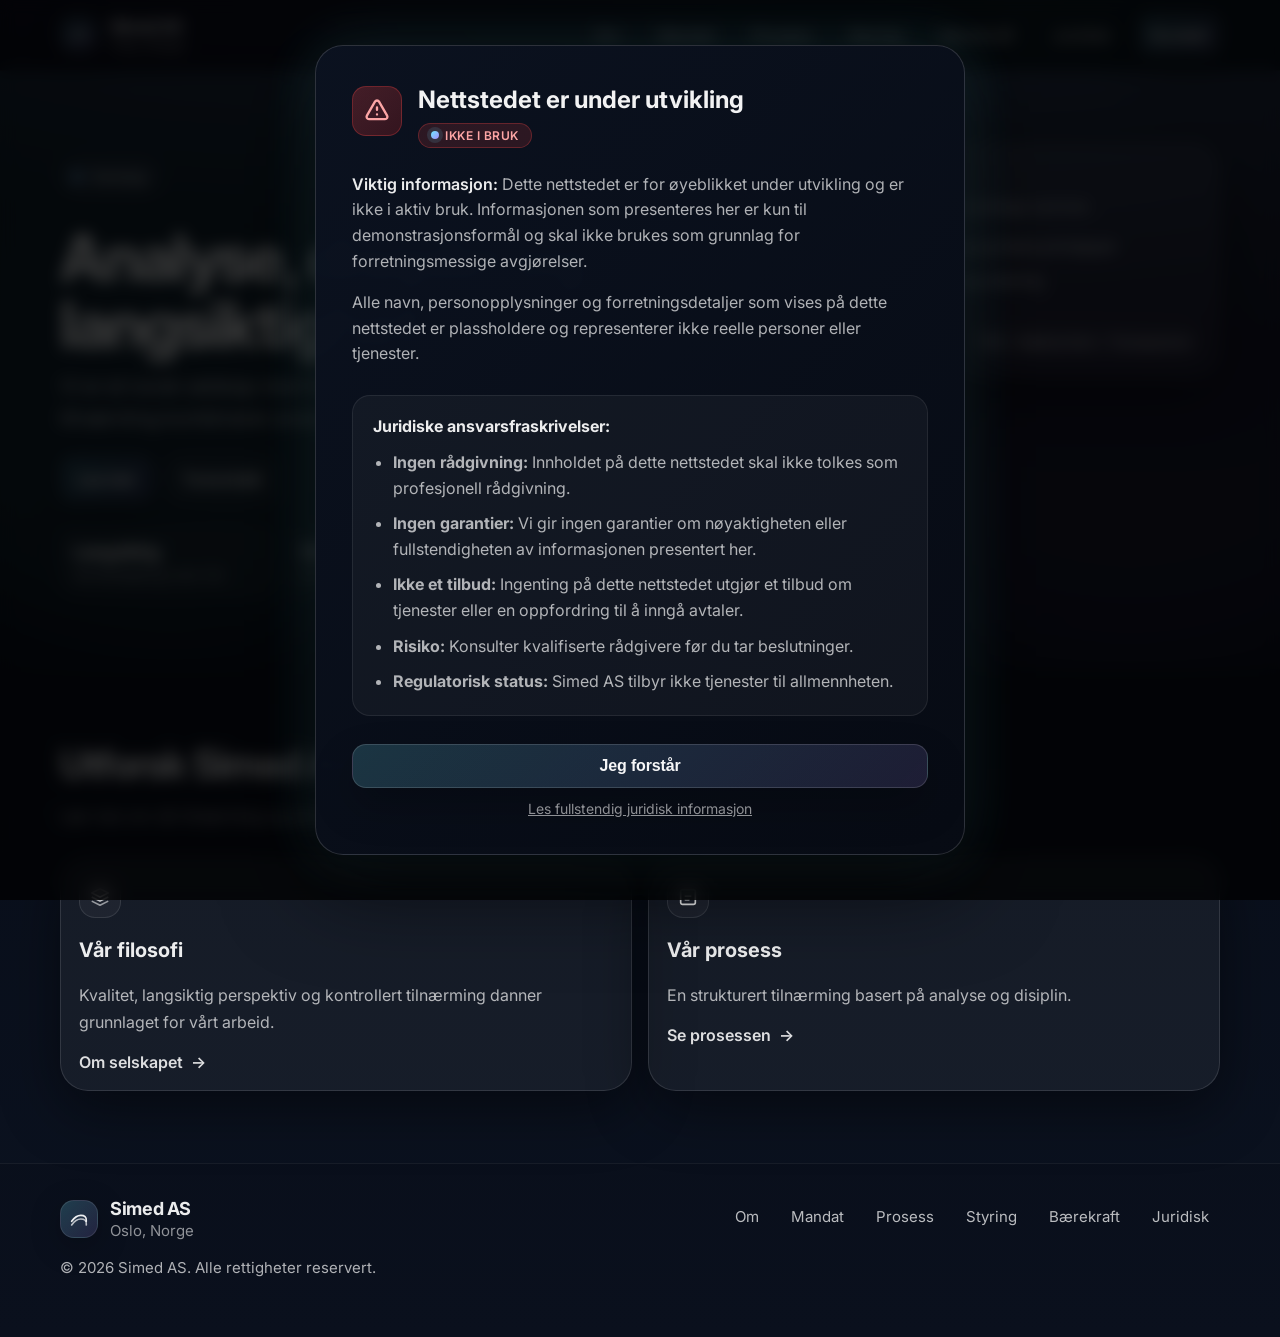
<file: index.html>
<!doctype html>
<html lang="no">
<head>
  <meta charset="utf-8" />
  <meta name="viewport" content="width=device-width, initial-scale=1" />
  <meta name="theme-color" content="#0b1220" />
  <meta name="description" content="Simed AS – Et norsk selskap med langsiktig fokus." />
  <title>Simed AS</title>

  <link rel="icon" href="assets/favicon.svg" type="image/svg+xml" />
  <link rel="preconnect" href="https://fonts.googleapis.com" />
  <link rel="preconnect" href="https://fonts.gstatic.com" crossorigin />
  <link href="https://fonts.googleapis.com/css2?family=Inter:wght@400;500;600;700&display=swap" rel="stylesheet" />

  <link rel="stylesheet" href="styles.css" />
</head>

<body>
  <!-- Skip link for accessibility -->
  <a class="skip-link" href="#main">Hopp til innhold</a>

  <header class="header" data-elevate>
    <div class="container header__inner">
      <a class="brand" href="index.html" aria-label="Simed AS">
        <span class="brand__mark" aria-hidden="true">
          <svg viewBox="0 0 24 24" fill="none">
            <path d="M4 14.5C7.5 9.5 10.25 8 14 8c3.75 0 6.5 1.5 6 6.5" stroke="currentColor" stroke-width="1.8" stroke-linecap="round"/>
            <path d="M4 18.5c3.5-5 6.25-6.5 10-6.5 3.75 0 6.5 1.5 6 6.5" stroke="currentColor" stroke-width="1.8" stroke-linecap="round" opacity=".75"/>
          </svg>
        </span>
        <span class="brand__text">
          <span class="brand__name">Simed AS</span>
          <span class="brand__tag">Oslo, Norge</span>
        </span>
      </a>

      <nav class="nav" aria-label="Hovedmeny">
        <button class="nav__toggle" aria-expanded="false" aria-controls="navMenu">
          <span class="sr-only">Åpne meny</span>
          <span class="hamburger" aria-hidden="true"></span>
        </button>

        <div id="navMenu" class="nav__menu" data-collapsible>
          <a href="om.html">Om</a>
          <a href="mandat.html">Mandat</a>
          <a href="prosess.html">Prosess</a>
          <a href="risiko.html">Styring</a>
          <a href="baerekraft.html">Bærekraft</a>
          <a href="juridisk.html">Juridisk</a>
          <a class="btn btn--small" href="kontakt.html">Kontakt</a>
        </div>
      </nav>
    </div>
  </header>

  <main id="main">
    <section id="top" class="hero">
      <div class="hero__bg" aria-hidden="true">
        <div class="glow glow--a"></div>
        <div class="glow glow--b"></div>
        <div class="grid"></div>
      </div>

      <div class="container hero__inner">
        <div class="hero__content reveal">
          <p class="badge">
            <span class="dot" aria-hidden="true"></span>
            Selskap
          </p>

          <h1>Analyse, disiplin og langsiktighet</h1>

          <p class="lead">
            Vi er et norsk selskap med fokus på langsiktig verdiskaping.
            Vår tilnærming kombinerer analyse, forståelse og strukturert arbeid.
          </p>

          <div class="hero__cta">
            <a class="btn" href="om.html">Les mer</a>
            <a class="btn btn--ghost" href="kontakt.html">Ta kontakt</a>
          </div>

          <div class="hero__stats" role="list" aria-label="Kjerneprinsipper">
            <div class="stat" role="listitem">
              <div class="stat__value">Langsiktig</div>
              <div class="stat__label">Verdiskaping over tid</div>
            </div>
            <div class="stat" role="listitem">
              <div class="stat__value">Disiplin</div>
              <div class="stat__label">Strukturerte beslutninger</div>
            </div>
            <div class="stat" role="listitem">
              <div class="stat__value">Robust</div>
              <div class="stat__label">Kontrollert risikostyring</div>
            </div>
          </div>
        </div>

        <div class="hero__card reveal" style="--d: 120ms">
          <div class="card card--glass">
            <div class="card__header">
              <h2>Kort fortalt</h2>
              <p>Kvalitet, langsiktighet og tydelige rammer.</p>
            </div>

            <ul class="checklist">
              <li>Strukturert tilnærming og klare prinsipper</li>
              <li>Løpende vurdering og justering</li>
            </ul>

            <div class="card__footer">
              <a class="inline" href="prosess.html">Se prosessen <span aria-hidden="true">→</span></a>
              <span class="chip" title="Norske verdier">Tillit • Nøkternhet • Transparens</span>
            </div>
          </div>
        </div>
      </div>

      <div class="divider" aria-hidden="true"></div>
    </section>

    <section class="section">
      <div class="container">
        <div class="section__head reveal">
          <h2>Utforsk Simed AS</h2>
          <p class="muted">
            Lær mer om vår tilnærming og arbeid.
          </p>
        </div>

        <div class="grid-2">
          <article class="card reveal">
            <div class="icon" aria-hidden="true">
              <svg viewBox="0 0 24 24" fill="none">
                <path d="M12 3l9 4.5-9 4.5-9-4.5L12 3Z" stroke="currentColor" stroke-width="1.8" stroke-linejoin="round"/>
                <path d="M3 12l9 4.5 9-4.5" stroke="currentColor" stroke-width="1.8" stroke-linejoin="round" opacity=".8"/>
                <path d="M3 16.5l9 4.5 9-4.5" stroke="currentColor" stroke-width="1.8" stroke-linejoin="round" opacity=".6"/>
              </svg>
            </div>
            <h3>Vår filosofi</h3>
            <p class="muted">Kvalitet, langsiktig perspektiv og kontrollert tilnærming danner grunnlaget for vårt arbeid.</p>
            <a class="inline" href="om.html">Om selskapet <span aria-hidden="true">→</span></a>
          </article>

          <article class="card reveal" style="--d: 80ms">
            <div class="icon" aria-hidden="true">
              <svg viewBox="0 0 24 24" fill="none">
                <rect x="4" y="4" width="16" height="16" rx="2" stroke="currentColor" stroke-width="1.8"/>
                <path d="M9 11h6M9 15h4" stroke="currentColor" stroke-width="1.8" stroke-linecap="round"/>
              </svg>
            </div>
            <h3>Vår prosess</h3>
            <p class="muted">En strukturert tilnærming basert på analyse og disiplin.</p>
            <a class="inline" href="prosess.html">Se prosessen <span aria-hidden="true">→</span></a>
          </article>
        </div>
      </div>
    </section>
  </main>

  <footer class="footer">
    <div class="container footer__inner">
      <div>
        <div class="footer__brand">
          <span class="brand__mark" aria-hidden="true">
            <svg viewBox="0 0 24 24" fill="none">
              <path d="M4 14.5C7.5 9.5 10.25 8 14 8c3.75 0 6.5 1.5 6 6.5" stroke="currentColor" stroke-width="1.8" stroke-linecap="round"/>
              <path d="M4 18.5c3.5-5 6.25-6.5 10-6.5 3.75 0 6.5 1.5 6 6.5" stroke="currentColor" stroke-width="1.8" stroke-linecap="round" opacity=".75"/>
            </svg>
          </span>
          <span>
            <div class="footer__title">Simed AS</div>
            <div class="footer__sub">Oslo, Norge</div>
          </span>
        </div>
        <p class="muted small">
          © <span id="year"></span> Simed AS. Alle rettigheter reservert.
        </p>
      </div>

      <div class="footer__links">
        <a href="om.html">Om</a>
        <a href="mandat.html">Mandat</a>
        <a href="prosess.html">Prosess</a>
        <a href="risiko.html">Styring</a>
        <a href="baerekraft.html">Bærekraft</a>
        <a href="juridisk.html">Juridisk</a>
      </div>
    </div>
  </footer>

  <button class="to-top" aria-label="Til toppen" data-to-top>
    <span aria-hidden="true">↑</span>
  </button>

  <div class="cursor-dot" aria-hidden="true"></div>

  <!-- Development Notice Modal -->
  <div id="devNoticeOverlay" class="dev-notice-overlay" role="dialog" aria-modal="true" aria-labelledby="devNoticeTitle">
    <div class="dev-notice-modal">
      <div class="dev-notice-header">
        <div class="dev-notice-icon" aria-hidden="true">
          <svg viewBox="0 0 24 24" fill="none" stroke="currentColor">
            <path d="M12 9v2m0 4h.01m-6.938 4h13.856c1.54 0 2.502-1.667 1.732-3L13.732 4c-.77-1.333-2.694-1.333-3.464 0L3.34 16c-.77 1.333.192 3 1.732 3z" stroke-width="2" stroke-linecap="round" stroke-linejoin="round"/>
          </svg>
        </div>
        <div class="dev-notice-title">
          <h2 id="devNoticeTitle">Nettstedet er under utvikling</h2>
          <span class="badge">
            <span class="dot" aria-hidden="true"></span>
            Ikke i bruk
          </span>
        </div>
      </div>

      <div class="dev-notice-content">
        <p>
          <strong>Viktig informasjon:</strong> Dette nettstedet er for øyeblikket under utvikling og er ikke i aktiv bruk. 
          Informasjonen som presenteres her er kun til demonstrasjonsformål og skal ikke brukes som grunnlag for 
          forretningsmessige avgjørelser.
        </p>
        <p>
          Alle navn, personopplysninger og forretningsdetaljer som vises på dette nettstedet er plassholdere 
          og representerer ikke reelle personer eller tjenester.
        </p>
      </div>

      <div class="dev-notice-disclaimers">
        <h3>Juridiske ansvarsfraskrivelser:</h3>
        <ul>
          <li><strong>Ingen rådgivning:</strong> Innholdet på dette nettstedet skal ikke tolkes som profesjonell rådgivning.</li>
          <li><strong>Ingen garantier:</strong> Vi gir ingen garantier om nøyaktigheten eller fullstendigheten av informasjonen presentert her.</li>
          <li><strong>Ikke et tilbud:</strong> Ingenting på dette nettstedet utgjør et tilbud om tjenester eller en oppfordring til å inngå avtaler.</li>
          <li><strong>Risiko:</strong> Konsulter kvalifiserte rådgivere før du tar beslutninger.</li>
          <li><strong>Regulatorisk status:</strong> Simed AS tilbyr ikke tjenester til allmennheten.</li>
        </ul>
      </div>

      <div class="dev-notice-footer">
        <button class="btn" id="devNoticeBtn" aria-label="Lukk varsel">
          Jeg forstår
        </button>
        <a href="juridisk.html" class="legal-link">Les fullstendig juridisk informasjon</a>
      </div>
    </div>
  </div>

  <script src="scripts.js"></script>
</body>
</html>
</file>
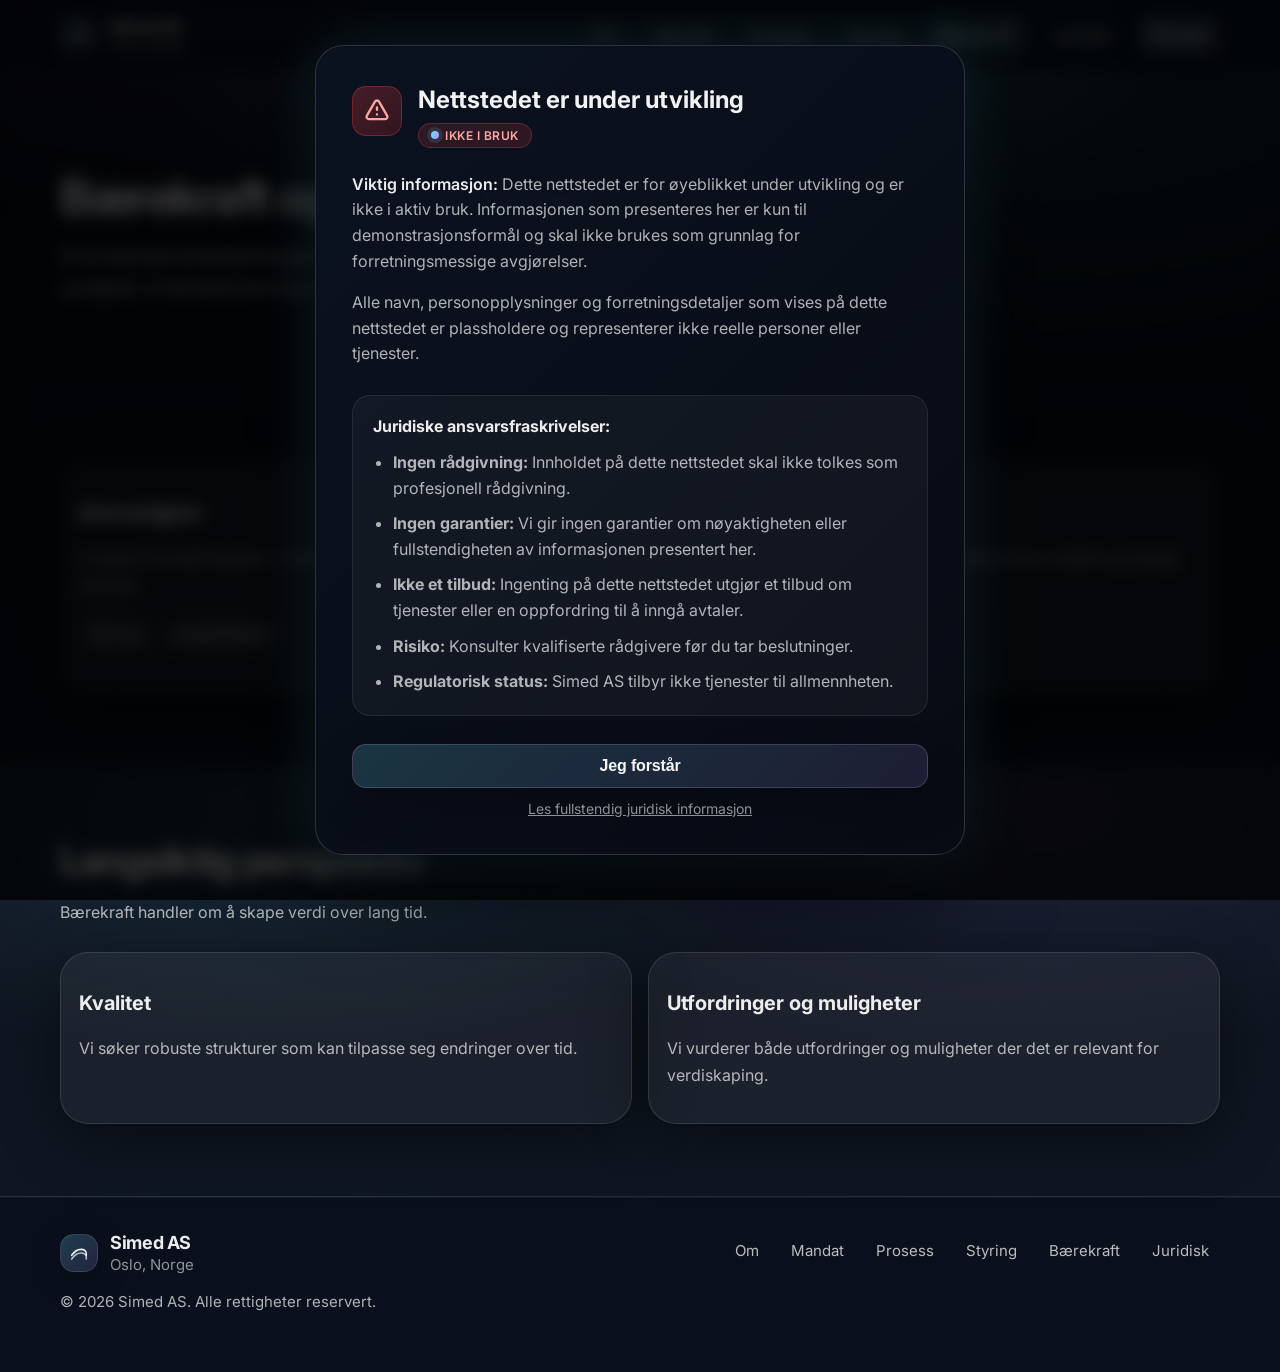
<file: baerekraft.html>
<!doctype html>
<html lang="no">
<head>
  <meta charset="utf-8" />
  <meta name="viewport" content="width=device-width, initial-scale=1" />
  <meta name="theme-color" content="#0b1220" />
  <meta name="description" content="Simed AS – Bærekraft og ansvarlighet" />
  <title>Bærekraft – Simed AS</title>

  <link rel="icon" href="assets/favicon.svg" type="image/svg+xml" />
  <link rel="preconnect" href="https://fonts.googleapis.com" />
  <link rel="preconnect" href="https://fonts.gstatic.com" crossorigin />
  <link href="https://fonts.googleapis.com/css2?family=Inter:wght@400;500;600;700&display=swap" rel="stylesheet" />

  <link rel="stylesheet" href="styles.css" />
</head>

<body>
  <a class="skip-link" href="#main">Hopp til innhold</a>

  <header class="header" data-elevate>
    <div class="container header__inner">
      <a class="brand" href="index.html" aria-label="Simed AS">
        <span class="brand__mark" aria-hidden="true">
          <svg viewBox="0 0 24 24" fill="none">
            <path d="M4 14.5C7.5 9.5 10.25 8 14 8c3.75 0 6.5 1.5 6 6.5" stroke="currentColor" stroke-width="1.8" stroke-linecap="round"/>
            <path d="M4 18.5c3.5-5 6.25-6.5 10-6.5 3.75 0 6.5 1.5 6 6.5" stroke="currentColor" stroke-width="1.8" stroke-linecap="round" opacity=".75"/>
          </svg>
        </span>
        <span class="brand__text">
          <span class="brand__name">Simed AS</span>
          <span class="brand__tag">Oslo, Norge</span>
        </span>
      </a>

      <nav class="nav" aria-label="Hovedmeny">
        <button class="nav__toggle" aria-expanded="false" aria-controls="navMenu">
          <span class="sr-only">Åpne meny</span>
          <span class="hamburger" aria-hidden="true"></span>
        </button>

        <div id="navMenu" class="nav__menu" data-collapsible>
          <a href="om.html">Om</a>
          <a href="mandat.html">Mandat</a>
          <a href="prosess.html">Prosess</a>
          <a href="risiko.html">Styring</a>
          <a href="baerekraft.html" class="active">Bærekraft</a>
          <a href="juridisk.html">Juridisk</a>
          <a class="btn btn--small" href="kontakt.html">Kontakt</a>
        </div>
      </nav>
    </div>
  </header>

  <main id="main">
    <section class="page-hero">
      <div class="container">
        <div class="page-hero__content reveal">
          <h1>Bærekraft og ansvarlighet</h1>
          <p class="lead">
            Vi er bevisst at beslutninger kan ha langsiktige konsekvenser. Der det er relevant, 
            vurderer vi forhold som kan påvirke langsiktig verdiskaping.
          </p>
        </div>
      </div>
    </section>

    <section class="section">
      <div class="container">
        <div class="grid-2">
          <div class="card reveal">
            <h3>Ansvarlighet</h3>
            <p class="muted">
              Vi søker å forstå helheten – uten å miste fokus på vårt mandat og våre rammer.
            </p>
            <div class="pill-row" role="list" aria-label="Fokusområder">
              <span class="pill" role="listitem">Styring</span>
              <span class="pill" role="listitem">Langsiktighet</span>
            </div>
          </div>

          <div class="card reveal" style="--d: 120ms">
            <h3>Norske verdier</h3>
            <p class="muted">
              Tillit bygges over tid. Vi legger vekt på nøkternhet, kvalitet og tydelig kommunikasjon.
            </p>
            <ul class="checklist checklist--compact">
              <li>Transparens</li>
              <li>Forutsigbarhet</li>
            </ul>
          </div>
        </div>
      </div>
    </section>

    <section class="section section--alt">
      <div class="container">
        <div class="section__head reveal">
          <h2>Langsiktig perspektiv</h2>
          <p class="muted">
            Bærekraft handler om å skape verdi over lang tid.
          </p>
        </div>

        <div class="grid-2">
          <article class="card reveal">
            <h3>Kvalitet</h3>
            <p class="muted">
              Vi søker robuste strukturer som kan tilpasse seg endringer over tid.
            </p>
          </article>

          <article class="card reveal" style="--d: 80ms">
            <h3>Utfordringer og muligheter</h3>
            <p class="muted">
              Vi vurderer både utfordringer og muligheter der det er relevant for verdiskaping.
            </p>
          </article>
        </div>
      </div>
    </section>
  </main>

  <footer class="footer">
    <div class="container footer__inner">
      <div>
        <div class="footer__brand">
          <span class="brand__mark" aria-hidden="true">
            <svg viewBox="0 0 24 24" fill="none">
              <path d="M4 14.5C7.5 9.5 10.25 8 14 8c3.75 0 6.5 1.5 6 6.5" stroke="currentColor" stroke-width="1.8" stroke-linecap="round"/>
              <path d="M4 18.5c3.5-5 6.25-6.5 10-6.5 3.75 0 6.5 1.5 6 6.5" stroke="currentColor" stroke-width="1.8" stroke-linecap="round" opacity=".75"/>
            </svg>
          </span>
          <span>
            <div class="footer__title">Simed AS</div>
            <div class="footer__sub">Oslo, Norge</div>
          </span>
        </div>
        <p class="muted small">
          © <span id="year"></span> Simed AS. Alle rettigheter reservert.
        </p>
      </div>

      <div class="footer__links">
        <a href="om.html">Om</a>
        <a href="mandat.html">Mandat</a>
        <a href="prosess.html">Prosess</a>
        <a href="risiko.html">Styring</a>
        <a href="baerekraft.html">Bærekraft</a>
        <a href="juridisk.html">Juridisk</a>
      </div>
    </div>
  </footer>

  <button class="to-top" aria-label="Til toppen" data-to-top>
    <span aria-hidden="true">↑</span>
  </button>

  <div class="cursor-dot" aria-hidden="true"></div>

  <!-- Development Notice Modal -->
  <div id="devNoticeOverlay" class="dev-notice-overlay" role="dialog" aria-modal="true" aria-labelledby="devNoticeTitle">
    <div class="dev-notice-modal">
      <div class="dev-notice-header">
        <div class="dev-notice-icon" aria-hidden="true">
          <svg viewBox="0 0 24 24" fill="none" stroke="currentColor">
            <path d="M12 9v2m0 4h.01m-6.938 4h13.856c1.54 0 2.502-1.667 1.732-3L13.732 4c-.77-1.333-2.694-1.333-3.464 0L3.34 16c-.77 1.333.192 3 1.732 3z" stroke-width="2" stroke-linecap="round" stroke-linejoin="round"/>
          </svg>
        </div>
        <div class="dev-notice-title">
          <h2 id="devNoticeTitle">Nettstedet er under utvikling</h2>
          <span class="badge">
            <span class="dot" aria-hidden="true"></span>
            Ikke i bruk
          </span>
        </div>
      </div>

      <div class="dev-notice-content">
        <p>
          <strong>Viktig informasjon:</strong> Dette nettstedet er for øyeblikket under utvikling og er ikke i aktiv bruk. 
          Informasjonen som presenteres her er kun til demonstrasjonsformål og skal ikke brukes som grunnlag for 
          forretningsmessige avgjørelser.
        </p>
        <p>
          Alle navn, personopplysninger og forretningsdetaljer som vises på dette nettstedet er plassholdere 
          og representerer ikke reelle personer eller tjenester.
        </p>
      </div>

      <div class="dev-notice-disclaimers">
        <h3>Juridiske ansvarsfraskrivelser:</h3>
        <ul>
          <li><strong>Ingen rådgivning:</strong> Innholdet på dette nettstedet skal ikke tolkes som profesjonell rådgivning.</li>
          <li><strong>Ingen garantier:</strong> Vi gir ingen garantier om nøyaktigheten eller fullstendigheten av informasjonen presentert her.</li>
          <li><strong>Ikke et tilbud:</strong> Ingenting på dette nettstedet utgjør et tilbud om tjenester eller en oppfordring til å inngå avtaler.</li>
          <li><strong>Risiko:</strong> Konsulter kvalifiserte rådgivere før du tar beslutninger.</li>
          <li><strong>Regulatorisk status:</strong> Simed AS tilbyr ikke tjenester til allmennheten.</li>
        </ul>
      </div>

      <div class="dev-notice-footer">
        <button class="btn" id="devNoticeBtn" aria-label="Lukk varsel">
          Jeg forstår
        </button>
        <a href="juridisk.html" class="legal-link">Les fullstendig juridisk informasjon</a>
      </div>
    </div>
  </div>

  <script src="scripts.js"></script>
</body>
</html>
</file>
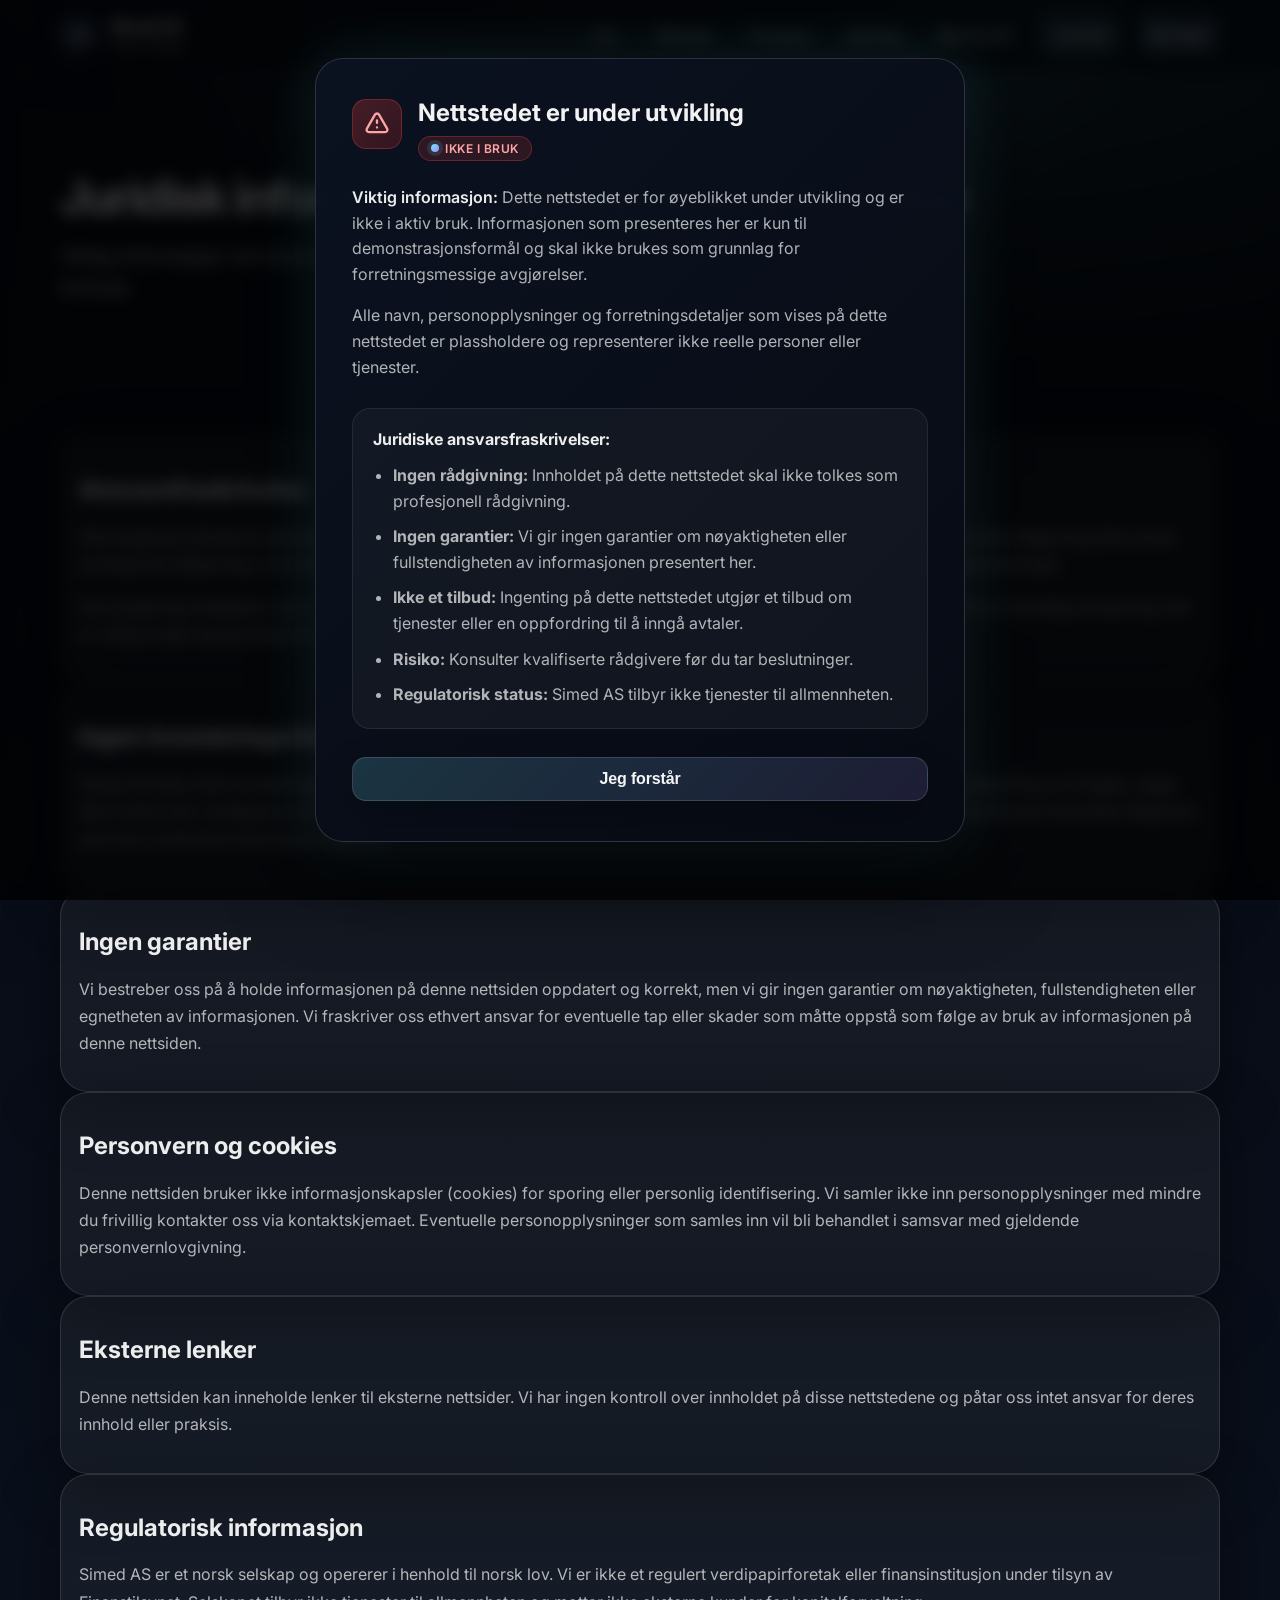
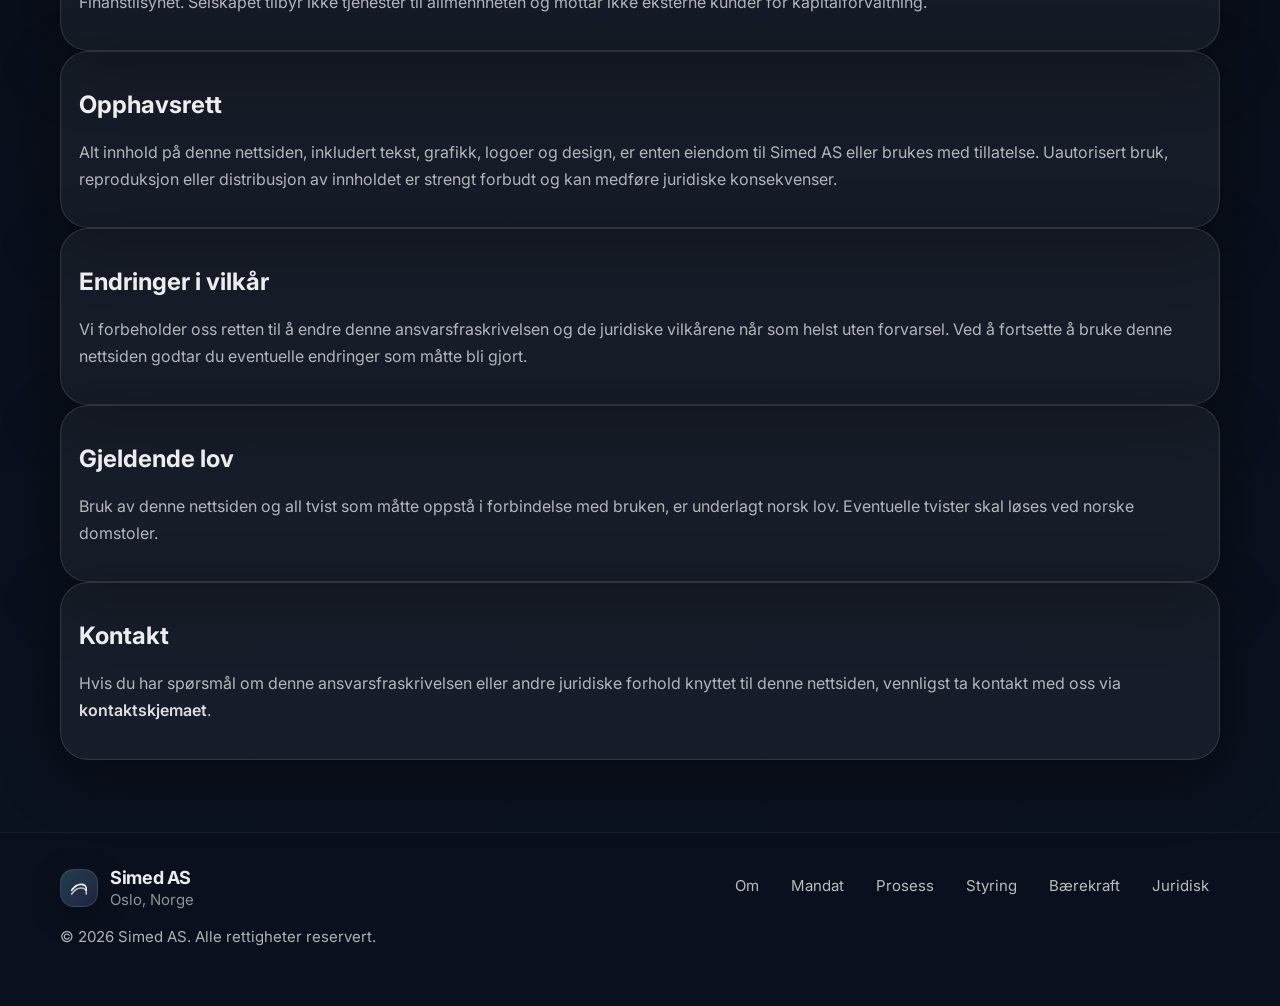
<file: juridisk.html>
<!doctype html>
<html lang="no">
<head>
  <meta charset="utf-8" />
  <meta name="viewport" content="width=device-width, initial-scale=1" />
  <meta name="theme-color" content="#0b1220" />
  <meta name="description" content="Simed AS – Juridisk informasjon og ansvarsfraskrivelse" />
  <title>Juridisk informasjon – Simed AS</title>

  <link rel="icon" href="assets/favicon.svg" type="image/svg+xml" />
  <link rel="preconnect" href="https://fonts.googleapis.com" />
  <link rel="preconnect" href="https://fonts.gstatic.com" crossorigin />
  <link href="https://fonts.googleapis.com/css2?family=Inter:wght@400;500;600;700&display=swap" rel="stylesheet" />

  <link rel="stylesheet" href="styles.css" />
</head>

<body>
  <a class="skip-link" href="#main">Hopp til innhold</a>

  <header class="header" data-elevate>
    <div class="container header__inner">
      <a class="brand" href="index.html" aria-label="Simed AS">
        <span class="brand__mark" aria-hidden="true">
          <svg viewBox="0 0 24 24" fill="none">
            <path d="M4 14.5C7.5 9.5 10.25 8 14 8c3.75 0 6.5 1.5 6 6.5" stroke="currentColor" stroke-width="1.8" stroke-linecap="round"/>
            <path d="M4 18.5c3.5-5 6.25-6.5 10-6.5 3.75 0 6.5 1.5 6 6.5" stroke="currentColor" stroke-width="1.8" stroke-linecap="round" opacity=".75"/>
          </svg>
        </span>
        <span class="brand__text">
          <span class="brand__name">Simed AS</span>
          <span class="brand__tag">Oslo, Norge</span>
        </span>
      </a>

      <nav class="nav" aria-label="Hovedmeny">
        <button class="nav__toggle" aria-expanded="false" aria-controls="navMenu">
          <span class="sr-only">Åpne meny</span>
          <span class="hamburger" aria-hidden="true"></span>
        </button>

        <div id="navMenu" class="nav__menu" data-collapsible>
          <a href="om.html">Om</a>
          <a href="mandat.html">Mandat</a>
          <a href="prosess.html">Prosess</a>
          <a href="risiko.html">Styring</a>
          <a href="baerekraft.html">Bærekraft</a>
          <a href="juridisk.html" class="active">Juridisk</a>
          <a class="btn btn--small" href="kontakt.html">Kontakt</a>
        </div>
      </nav>
    </div>
  </header>

  <main id="main">
    <section class="page-hero">
      <div class="container">
        <div class="page-hero__content reveal">
          <h1>Juridisk informasjon og ansvarsfraskrivelse</h1>
          <p class="lead">
            Viktig informasjon om bruk av denne nettsiden, ansvarsfraskrivelser og juridiske forhold.
          </p>
        </div>
      </div>
    </section>

    <section class="section">
      <div class="container">
        <div class="card reveal">
          <h2>Ansvarsfraskrivelse</h2>
          <p class="muted">
            Informasjonen på denne nettsiden er kun ment til generell informasjon og skal ikke anses som 
            investeringsrådgivning, juridisk rådgivning eller annen profesjonell rådgivning. Innholdet er 
            ikke tilpasset individuelle forhold og bør ikke brukes som grunnlag for investeringsbeslutninger.
          </p>
          <p class="muted">
            All investering innebærer risiko, inkludert mulig tap av hele den investerte kapitalen. Historisk 
            avkastning er ingen garanti for fremtidig avkastning. Det er viktig å sette seg grundig inn i 
            alle relevante forhold før en eventuell investering.
          </p>
        </div>

        <div class="card reveal" style="--d: 80ms">
          <h2>Ingen investeringsrådgivning</h2>
          <p class="muted">
            Simed AS tilbyr ikke investeringsrådgivning til allmennheten. Informasjonen på denne nettsiden 
            skal ikke tolkes som en anbefaling om å kjøpe, selge eller holde noen verdipapirer eller andre 
            finansielle instrumenter. Før du tar investeringsbeslutninger, bør du konsultere kvalifiserte 
            finansielle rådgivere som kan vurdere din individuelle situasjon.
          </p>
        </div>

        <div class="card reveal" style="--d: 160ms">
          <h2>Ingen garantier</h2>
          <p class="muted">
            Vi bestreber oss på å holde informasjonen på denne nettsiden oppdatert og korrekt, men vi gir 
            ingen garantier om nøyaktigheten, fullstendigheten eller egnetheten av informasjonen. Vi fraskriver 
            oss ethvert ansvar for eventuelle tap eller skader som måtte oppstå som følge av bruk av informasjonen 
            på denne nettsiden.
          </p>
        </div>

        <div class="card reveal" style="--d: 240ms">
          <h2>Personvern og cookies</h2>
          <p class="muted">
            Denne nettsiden bruker ikke informasjonskapsler (cookies) for sporing eller personlig identifisering. 
            Vi samler ikke inn personopplysninger med mindre du frivillig kontakter oss via kontaktskjemaet. 
            Eventuelle personopplysninger som samles inn vil bli behandlet i samsvar med gjeldende personvernlovgivning.
          </p>
        </div>

        <div class="card reveal" style="--d: 320ms">
          <h2>Eksterne lenker</h2>
          <p class="muted">
            Denne nettsiden kan inneholde lenker til eksterne nettsider. Vi har ingen kontroll over innholdet 
            på disse nettstedene og påtar oss intet ansvar for deres innhold eller praksis.
          </p>
        </div>

        <div class="card reveal" style="--d: 400ms">
          <h2>Regulatorisk informasjon</h2>
          <p class="muted">
            Simed AS er et norsk selskap og opererer i henhold til norsk lov. Vi er ikke et regulert 
            verdipapirforetak eller finansinstitusjon under tilsyn av Finanstilsynet. Selskapet tilbyr 
            ikke tjenester til allmennheten og mottar ikke eksterne kunder for kapitalforvaltning.
          </p>
        </div>

        <div class="card reveal" style="--d: 480ms">
          <h2>Opphavsrett</h2>
          <p class="muted">
            Alt innhold på denne nettsiden, inkludert tekst, grafikk, logoer og design, er enten eiendom 
            til Simed AS eller brukes med tillatelse. Uautorisert bruk, reproduksjon eller distribusjon av 
            innholdet er strengt forbudt og kan medføre juridiske konsekvenser.
          </p>
        </div>

        <div class="card reveal" style="--d: 560ms">
          <h2>Endringer i vilkår</h2>
          <p class="muted">
            Vi forbeholder oss retten til å endre denne ansvarsfraskrivelsen og de juridiske vilkårene når 
            som helst uten forvarsel. Ved å fortsette å bruke denne nettsiden godtar du eventuelle endringer 
            som måtte bli gjort.
          </p>
        </div>

        <div class="card reveal" style="--d: 640ms">
          <h2>Gjeldende lov</h2>
          <p class="muted">
            Bruk av denne nettsiden og all tvist som måtte oppstå i forbindelse med bruken, er underlagt norsk lov. 
            Eventuelle tvister skal løses ved norske domstoler.
          </p>
        </div>

        <div class="card reveal" style="--d: 720ms">
          <h2>Kontakt</h2>
          <p class="muted">
            Hvis du har spørsmål om denne ansvarsfraskrivelsen eller andre juridiske forhold knyttet til 
            denne nettsiden, vennligst ta kontakt med oss via <a href="kontakt.html" class="inline">kontaktskjemaet</a>.
          </p>
        </div>
      </div>
    </section>
  </main>

  <footer class="footer">
    <div class="container footer__inner">
      <div>
        <div class="footer__brand">
          <span class="brand__mark" aria-hidden="true">
            <svg viewBox="0 0 24 24" fill="none">
              <path d="M4 14.5C7.5 9.5 10.25 8 14 8c3.75 0 6.5 1.5 6 6.5" stroke="currentColor" stroke-width="1.8" stroke-linecap="round"/>
              <path d="M4 18.5c3.5-5 6.25-6.5 10-6.5 3.75 0 6.5 1.5 6 6.5" stroke="currentColor" stroke-width="1.8" stroke-linecap="round" opacity=".75"/>
            </svg>
          </span>
          <span>
            <div class="footer__title">Simed AS</div>
            <div class="footer__sub">Oslo, Norge</div>
          </span>
        </div>
        <p class="muted small">
          © <span id="year"></span> Simed AS. Alle rettigheter reservert.
        </p>
      </div>

      <div class="footer__links">
        <a href="om.html">Om</a>
        <a href="mandat.html">Mandat</a>
        <a href="prosess.html">Prosess</a>
        <a href="risiko.html">Styring</a>
        <a href="baerekraft.html">Bærekraft</a>
        <a href="juridisk.html">Juridisk</a>
      </div>
    </div>
  </footer>

  <button class="to-top" aria-label="Til toppen" data-to-top>
    <span aria-hidden="true">↑</span>
  </button>

  <div class="cursor-dot" aria-hidden="true"></div>

  <!-- Development Notice Modal -->
  <div id="devNoticeOverlay" class="dev-notice-overlay" role="dialog" aria-modal="true" aria-labelledby="devNoticeTitle">
    <div class="dev-notice-modal">
      <div class="dev-notice-header">
        <div class="dev-notice-icon" aria-hidden="true">
          <svg viewBox="0 0 24 24" fill="none" stroke="currentColor">
            <path d="M12 9v2m0 4h.01m-6.938 4h13.856c1.54 0 2.502-1.667 1.732-3L13.732 4c-.77-1.333-2.694-1.333-3.464 0L3.34 16c-.77 1.333.192 3 1.732 3z" stroke-width="2" stroke-linecap="round" stroke-linejoin="round"/>
          </svg>
        </div>
        <div class="dev-notice-title">
          <h2 id="devNoticeTitle">Nettstedet er under utvikling</h2>
          <span class="badge">
            <span class="dot" aria-hidden="true"></span>
            Ikke i bruk
          </span>
        </div>
      </div>

      <div class="dev-notice-content">
        <p>
          <strong>Viktig informasjon:</strong> Dette nettstedet er for øyeblikket under utvikling og er ikke i aktiv bruk. 
          Informasjonen som presenteres her er kun til demonstrasjonsformål og skal ikke brukes som grunnlag for 
          forretningsmessige avgjørelser.
        </p>
        <p>
          Alle navn, personopplysninger og forretningsdetaljer som vises på dette nettstedet er plassholdere 
          og representerer ikke reelle personer eller tjenester.
        </p>
      </div>

      <div class="dev-notice-disclaimers">
        <h3>Juridiske ansvarsfraskrivelser:</h3>
        <ul>
          <li><strong>Ingen rådgivning:</strong> Innholdet på dette nettstedet skal ikke tolkes som profesjonell rådgivning.</li>
          <li><strong>Ingen garantier:</strong> Vi gir ingen garantier om nøyaktigheten eller fullstendigheten av informasjonen presentert her.</li>
          <li><strong>Ikke et tilbud:</strong> Ingenting på dette nettstedet utgjør et tilbud om tjenester eller en oppfordring til å inngå avtaler.</li>
          <li><strong>Risiko:</strong> Konsulter kvalifiserte rådgivere før du tar beslutninger.</li>
          <li><strong>Regulatorisk status:</strong> Simed AS tilbyr ikke tjenester til allmennheten.</li>
        </ul>
      </div>

      <div class="dev-notice-footer">
        <button class="btn" id="devNoticeBtn" aria-label="Lukk varsel">
          Jeg forstår
        </button>
      </div>
    </div>
  </div>

  <script src="scripts.js"></script>
</body>
</html>
</file>
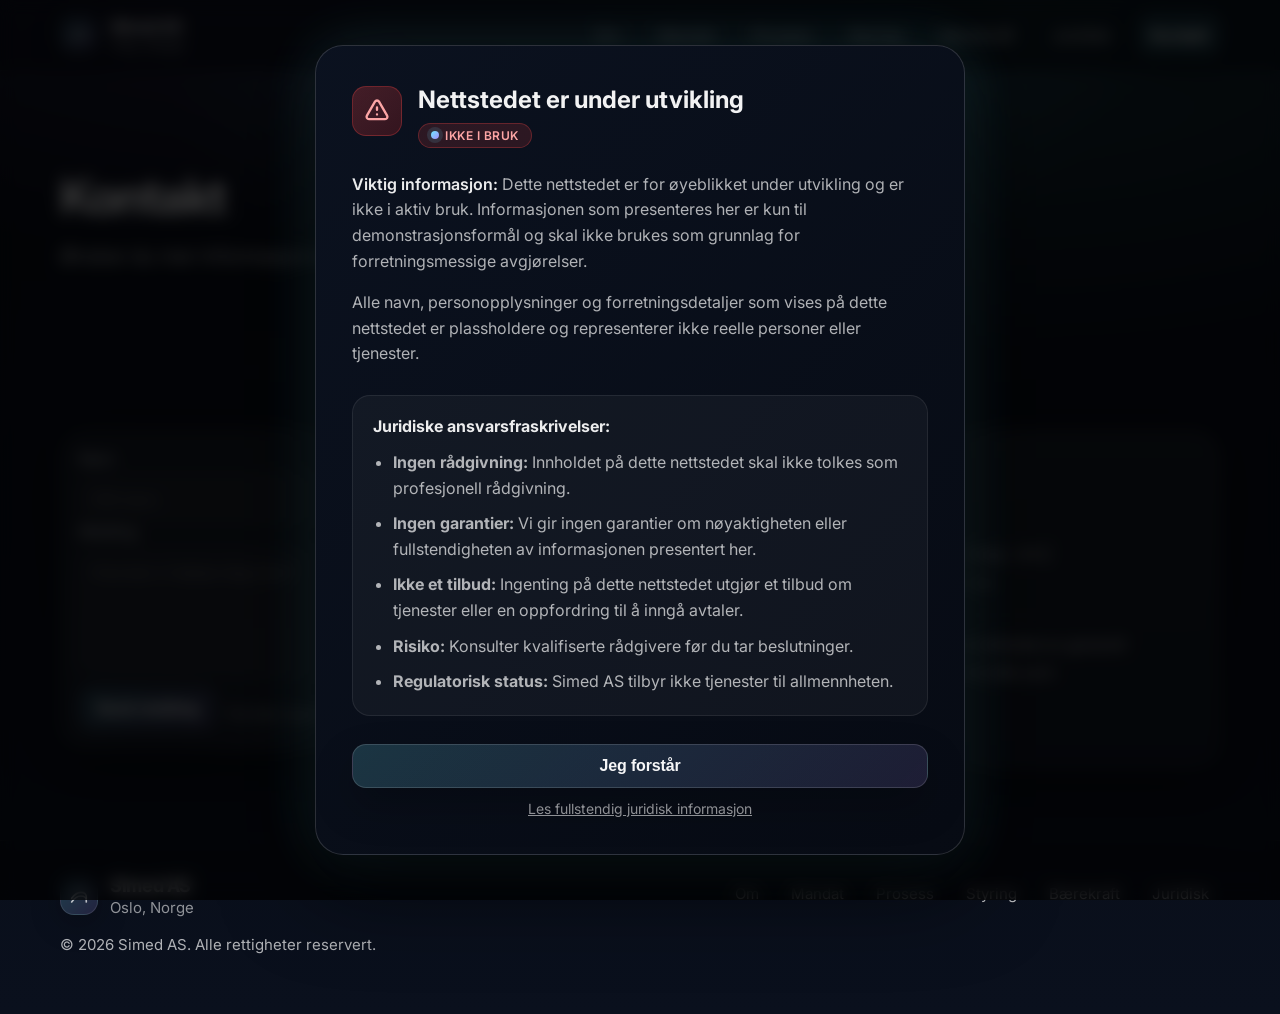
<file: kontakt.html>
<!doctype html>
<html lang="no">
<head>
  <meta charset="utf-8" />
  <meta name="viewport" content="width=device-width, initial-scale=1" />
  <meta name="theme-color" content="#0b1220" />
  <meta name="description" content="Simed AS – Kontakt oss" />
  <title>Kontakt – Simed AS</title>

  <link rel="icon" href="assets/favicon.svg" type="image/svg+xml" />
  <link rel="preconnect" href="https://fonts.googleapis.com" />
  <link rel="preconnect" href="https://fonts.gstatic.com" crossorigin />
  <link href="https://fonts.googleapis.com/css2?family=Inter:wght@400;500;600;700&display=swap" rel="stylesheet" />

  <link rel="stylesheet" href="styles.css" />
</head>

<body>
  <a class="skip-link" href="#main">Hopp til innhold</a>

  <header class="header" data-elevate>
    <div class="container header__inner">
      <a class="brand" href="index.html" aria-label="Simed AS">
        <span class="brand__mark" aria-hidden="true">
          <svg viewBox="0 0 24 24" fill="none">
            <path d="M4 14.5C7.5 9.5 10.25 8 14 8c3.75 0 6.5 1.5 6 6.5" stroke="currentColor" stroke-width="1.8" stroke-linecap="round"/>
            <path d="M4 18.5c3.5-5 6.25-6.5 10-6.5 3.75 0 6.5 1.5 6 6.5" stroke="currentColor" stroke-width="1.8" stroke-linecap="round" opacity=".75"/>
          </svg>
        </span>
        <span class="brand__text">
          <span class="brand__name">Simed AS</span>
          <span class="brand__tag">Oslo, Norge</span>
        </span>
      </a>

      <nav class="nav" aria-label="Hovedmeny">
        <button class="nav__toggle" aria-expanded="false" aria-controls="navMenu">
          <span class="sr-only">Åpne meny</span>
          <span class="hamburger" aria-hidden="true"></span>
        </button>

        <div id="navMenu" class="nav__menu" data-collapsible>
          <a href="om.html">Om</a>
          <a href="mandat.html">Mandat</a>
          <a href="prosess.html">Prosess</a>
          <a href="risiko.html">Styring</a>
          <a href="baerekraft.html">Bærekraft</a>
          <a href="juridisk.html">Juridisk</a>
          <a class="btn btn--small active" href="kontakt.html">Kontakt</a>
        </div>
      </nav>
    </div>
  </header>

  <main id="main">
    <section class="page-hero">
      <div class="container">
        <div class="page-hero__content reveal">
          <h1>Kontakt</h1>
          <p class="lead">
            Ønsker du mer informasjon eller en uforpliktende samtale? Send oss en melding.
          </p>
        </div>
      </div>
    </section>

    <section class="section">
      <div class="container">
        <div class="contact">
          <form class="form card reveal" id="contactForm" action="https://formspree.io/f/maqwprpl" method="POST" autocomplete="on">
            <div class="form__row">
              <label>
                <span>Navn</span>
                <input name="name" type="text" placeholder="Ditt navn" required />
              </label>
              <label>
                <span>E‑post</span>
                <input name="email" type="email" placeholder="navn@firma.no" required />
              </label>
            </div>

            <label>
              <span>Melding</span>
              <textarea name="message" rows="5" placeholder="Hva kan vi hjelpe deg med?" required></textarea>
            </label>

            <!-- Honeypot field for bot/spam filtering -->
            <input type="text" name="_gotcha" style="display:none" tabindex="-1" autocomplete="off" />

            <div class="form__actions">
              <button class="btn" type="submit">Send melding</button>
              <p class="hint">Du kan også kontakte oss på <span class="mono">kontakt@simed.no</span>.</p>
            </div>

            <div id="formStatus" class="form__status" style="display:none; margin-top: 1rem;"></div>
          </form>

          <aside class="card card--glass reveal" style="--d: 120ms">
            <h3>Simed AS</h3>
            <p class="muted">
              Oslo, Norge<br />
              Organisasjonsnummer: <span class="mono">[legg inn]</span><br />
              E‑post: <span class="mono">kontakt@simed.no</span>
            </p>

            <div class="divider-mini" aria-hidden="true"></div>

            <p class="muted">
              <strong>Merk:</strong> Innholdet på denne nettsiden er generell informasjon og skal ikke forstås som
              investeringsrådgivning.
            </p>

            <a class="inline" href="index.html">Til forsiden <span aria-hidden="true">→</span></a>
          </aside>
        </div>
      </div>
    </section>
  </main>

  <footer class="footer">
    <div class="container footer__inner">
      <div>
        <div class="footer__brand">
          <span class="brand__mark" aria-hidden="true">
            <svg viewBox="0 0 24 24" fill="none">
              <path d="M4 14.5C7.5 9.5 10.25 8 14 8c3.75 0 6.5 1.5 6 6.5" stroke="currentColor" stroke-width="1.8" stroke-linecap="round"/>
              <path d="M4 18.5c3.5-5 6.25-6.5 10-6.5 3.75 0 6.5 1.5 6 6.5" stroke="currentColor" stroke-width="1.8" stroke-linecap="round" opacity=".75"/>
            </svg>
          </span>
          <span>
            <div class="footer__title">Simed AS</div>
            <div class="footer__sub">Oslo, Norge</div>
          </span>
        </div>
        <p class="muted small">
          © <span id="year"></span> Simed AS. Alle rettigheter reservert.
        </p>
      </div>

      <div class="footer__links">
        <a href="om.html">Om</a>
        <a href="mandat.html">Mandat</a>
        <a href="prosess.html">Prosess</a>
        <a href="risiko.html">Styring</a>
        <a href="baerekraft.html">Bærekraft</a>
        <a href="juridisk.html">Juridisk</a>
      </div>
    </div>
  </footer>

  <button class="to-top" aria-label="Til toppen" data-to-top>
    <span aria-hidden="true">↑</span>
  </button>

  <div class="cursor-dot" aria-hidden="true"></div>

  <!-- Development Notice Modal -->
  <div id="devNoticeOverlay" class="dev-notice-overlay" role="dialog" aria-modal="true" aria-labelledby="devNoticeTitle">
    <div class="dev-notice-modal">
      <div class="dev-notice-header">
        <div class="dev-notice-icon" aria-hidden="true">
          <svg viewBox="0 0 24 24" fill="none" stroke="currentColor">
            <path d="M12 9v2m0 4h.01m-6.938 4h13.856c1.54 0 2.502-1.667 1.732-3L13.732 4c-.77-1.333-2.694-1.333-3.464 0L3.34 16c-.77 1.333.192 3 1.732 3z" stroke-width="2" stroke-linecap="round" stroke-linejoin="round"/>
          </svg>
        </div>
        <div class="dev-notice-title">
          <h2 id="devNoticeTitle">Nettstedet er under utvikling</h2>
          <span class="badge">
            <span class="dot" aria-hidden="true"></span>
            Ikke i bruk
          </span>
        </div>
      </div>

      <div class="dev-notice-content">
        <p>
          <strong>Viktig informasjon:</strong> Dette nettstedet er for øyeblikket under utvikling og er ikke i aktiv bruk. 
          Informasjonen som presenteres her er kun til demonstrasjonsformål og skal ikke brukes som grunnlag for 
          forretningsmessige avgjørelser.
        </p>
        <p>
          Alle navn, personopplysninger og forretningsdetaljer som vises på dette nettstedet er plassholdere 
          og representerer ikke reelle personer eller tjenester.
        </p>
      </div>

      <div class="dev-notice-disclaimers">
        <h3>Juridiske ansvarsfraskrivelser:</h3>
        <ul>
          <li><strong>Ingen rådgivning:</strong> Innholdet på dette nettstedet skal ikke tolkes som profesjonell rådgivning.</li>
          <li><strong>Ingen garantier:</strong> Vi gir ingen garantier om nøyaktigheten eller fullstendigheten av informasjonen presentert her.</li>
          <li><strong>Ikke et tilbud:</strong> Ingenting på dette nettstedet utgjør et tilbud om tjenester eller en oppfordring til å inngå avtaler.</li>
          <li><strong>Risiko:</strong> Konsulter kvalifiserte rådgivere før du tar beslutninger.</li>
          <li><strong>Regulatorisk status:</strong> Simed AS tilbyr ikke tjenester til allmennheten.</li>
        </ul>
      </div>

      <div class="dev-notice-footer">
        <button class="btn" id="devNoticeBtn" aria-label="Lukk varsel">
          Jeg forstår
        </button>
        <a href="juridisk.html" class="legal-link">Les fullstendig juridisk informasjon</a>
      </div>
    </div>
  </div>

  <script src="scripts.js"></script>
</body>
</html>
</file>
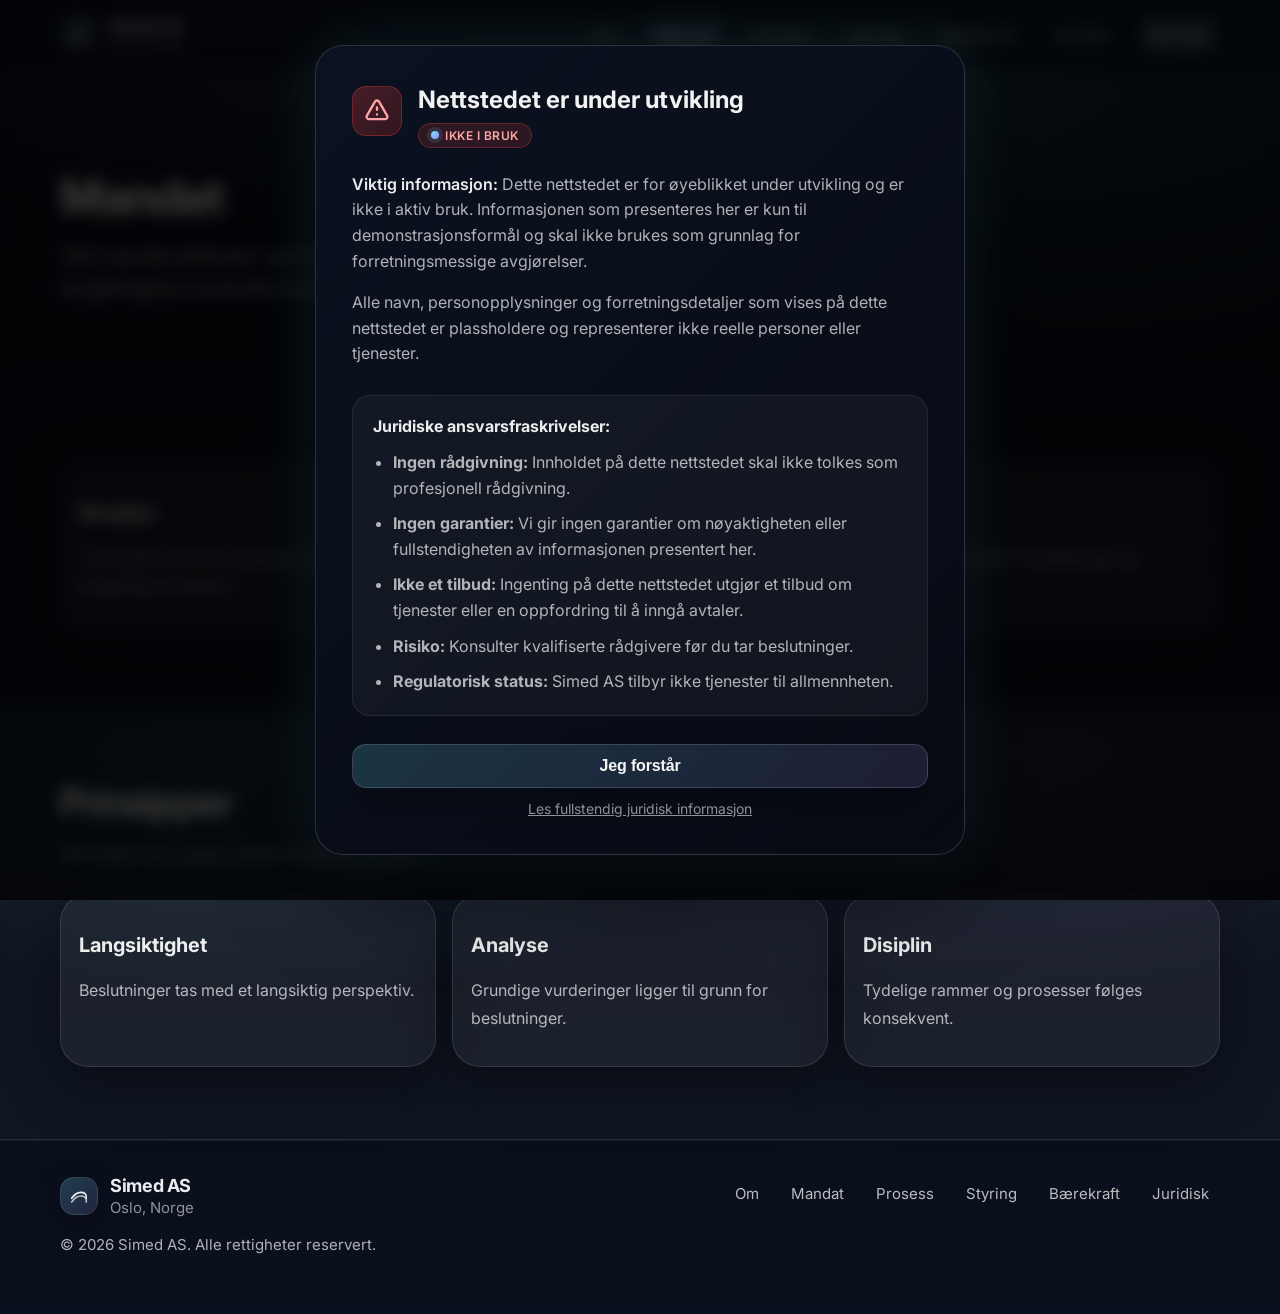
<file: mandat.html>
<!doctype html>
<html lang="no">
<head>
  <meta charset="utf-8" />
  <meta name="viewport" content="width=device-width, initial-scale=1" />
  <meta name="theme-color" content="#0b1220" />
  <meta name="description" content="Simed AS – Mandat" />
  <title>Mandat – Simed AS</title>

  <link rel="icon" href="assets/favicon.svg" type="image/svg+xml" />
  <link rel="preconnect" href="https://fonts.googleapis.com" />
  <link rel="preconnect" href="https://fonts.gstatic.com" crossorigin />
  <link href="https://fonts.googleapis.com/css2?family=Inter:wght@400;500;600;700&display=swap" rel="stylesheet" />

  <link rel="stylesheet" href="styles.css" />
</head>

<body>
  <a class="skip-link" href="#main">Hopp til innhold</a>

  <header class="header" data-elevate>
    <div class="container header__inner">
      <a class="brand" href="index.html" aria-label="Simed AS">
        <span class="brand__mark" aria-hidden="true">
          <svg viewBox="0 0 24 24" fill="none">
            <path d="M4 14.5C7.5 9.5 10.25 8 14 8c3.75 0 6.5 1.5 6 6.5" stroke="currentColor" stroke-width="1.8" stroke-linecap="round"/>
            <path d="M4 18.5c3.5-5 6.25-6.5 10-6.5 3.75 0 6.5 1.5 6 6.5" stroke="currentColor" stroke-width="1.8" stroke-linecap="round" opacity=".75"/>
          </svg>
        </span>
        <span class="brand__text">
          <span class="brand__name">Simed AS</span>
          <span class="brand__tag">Oslo, Norge</span>
        </span>
      </a>

      <nav class="nav" aria-label="Hovedmeny">
        <button class="nav__toggle" aria-expanded="false" aria-controls="navMenu">
          <span class="sr-only">Åpne meny</span>
          <span class="hamburger" aria-hidden="true"></span>
        </button>

        <div id="navMenu" class="nav__menu" data-collapsible>
          <a href="om.html">Om</a>
          <a href="mandat.html" class="active">Mandat</a>
          <a href="prosess.html">Prosess</a>
          <a href="risiko.html">Styring</a>
          <a href="baerekraft.html">Bærekraft</a>
          <a href="juridisk.html">Juridisk</a>
          <a class="btn btn--small" href="kontakt.html">Kontakt</a>
        </div>
      </nav>
    </div>
  </header>

  <main id="main">
    <section class="page-hero">
      <div class="container">
        <div class="page-hero__content reveal">
          <h1>Mandat</h1>
          <p class="lead">
            Vårt mandat definerer rammeverket for hvordan vi arbeider – med fokus på 
            langsiktighet, kontrollert tilnærming og tydelige beslutningsprosesser.
          </p>
        </div>
      </div>
    </section>

    <section class="section">
      <div class="container">
        <div class="grid-2">
          <div class="card reveal">
            <h3>Struktur</h3>
            <p class="muted">
              Vi arbeider innenfor tydelige rammer med fokus på kvalitet og langsiktig perspektiv.
            </p>
          </div>

          <div class="card reveal" style="--d: 80ms">
            <h3>Fleksibilitet</h3>
            <p class="muted">
              Rammene tillater tilpasning basert på endrede forutsetninger og muligheter.
            </p>
          </div>
        </div>
      </div>
    </section>

    <section class="section section--alt">
      <div class="container">
        <div class="section__head reveal">
          <h2>Prinsipper</h2>
          <p class="muted">
            Vår tilnærming bygger på tålmodighet og disiplin.
          </p>
        </div>

        <div class="grid-3">
          <article class="card reveal">
            <h3>Langsiktighet</h3>
            <p class="muted">
              Beslutninger tas med et langsiktig perspektiv.
            </p>
          </article>

          <article class="card reveal" style="--d: 80ms">
            <h3>Analyse</h3>
            <p class="muted">
              Grundige vurderinger ligger til grunn for beslutninger.
            </p>
          </article>

          <article class="card reveal" style="--d: 160ms">
            <h3>Disiplin</h3>
            <p class="muted">
              Tydelige rammer og prosesser følges konsekvent.
            </p>
          </article>
        </div>
      </div>
    </section>
  </main>

  <footer class="footer">
    <div class="container footer__inner">
      <div>
        <div class="footer__brand">
          <span class="brand__mark" aria-hidden="true">
            <svg viewBox="0 0 24 24" fill="none">
              <path d="M4 14.5C7.5 9.5 10.25 8 14 8c3.75 0 6.5 1.5 6 6.5" stroke="currentColor" stroke-width="1.8" stroke-linecap="round"/>
              <path d="M4 18.5c3.5-5 6.25-6.5 10-6.5 3.75 0 6.5 1.5 6 6.5" stroke="currentColor" stroke-width="1.8" stroke-linecap="round" opacity=".75"/>
            </svg>
          </span>
          <span>
            <div class="footer__title">Simed AS</div>
            <div class="footer__sub">Oslo, Norge</div>
          </span>
        </div>
        <p class="muted small">
          © <span id="year"></span> Simed AS. Alle rettigheter reservert.
        </p>
      </div>

      <div class="footer__links">
        <a href="om.html">Om</a>
        <a href="mandat.html">Mandat</a>
        <a href="prosess.html">Prosess</a>
        <a href="risiko.html">Styring</a>
        <a href="baerekraft.html">Bærekraft</a>
        <a href="juridisk.html">Juridisk</a>
      </div>
    </div>
  </footer>

  <button class="to-top" aria-label="Til toppen" data-to-top>
    <span aria-hidden="true">↑</span>
  </button>

  <div class="cursor-dot" aria-hidden="true"></div>

  <!-- Development Notice Modal -->
  <div id="devNoticeOverlay" class="dev-notice-overlay" role="dialog" aria-modal="true" aria-labelledby="devNoticeTitle">
    <div class="dev-notice-modal">
      <div class="dev-notice-header">
        <div class="dev-notice-icon" aria-hidden="true">
          <svg viewBox="0 0 24 24" fill="none" stroke="currentColor">
            <path d="M12 9v2m0 4h.01m-6.938 4h13.856c1.54 0 2.502-1.667 1.732-3L13.732 4c-.77-1.333-2.694-1.333-3.464 0L3.34 16c-.77 1.333.192 3 1.732 3z" stroke-width="2" stroke-linecap="round" stroke-linejoin="round"/>
          </svg>
        </div>
        <div class="dev-notice-title">
          <h2 id="devNoticeTitle">Nettstedet er under utvikling</h2>
          <span class="badge">
            <span class="dot" aria-hidden="true"></span>
            Ikke i bruk
          </span>
        </div>
      </div>

      <div class="dev-notice-content">
        <p>
          <strong>Viktig informasjon:</strong> Dette nettstedet er for øyeblikket under utvikling og er ikke i aktiv bruk. 
          Informasjonen som presenteres her er kun til demonstrasjonsformål og skal ikke brukes som grunnlag for 
          forretningsmessige avgjørelser.
        </p>
        <p>
          Alle navn, personopplysninger og forretningsdetaljer som vises på dette nettstedet er plassholdere 
          og representerer ikke reelle personer eller tjenester.
        </p>
      </div>

      <div class="dev-notice-disclaimers">
        <h3>Juridiske ansvarsfraskrivelser:</h3>
        <ul>
          <li><strong>Ingen rådgivning:</strong> Innholdet på dette nettstedet skal ikke tolkes som profesjonell rådgivning.</li>
          <li><strong>Ingen garantier:</strong> Vi gir ingen garantier om nøyaktigheten eller fullstendigheten av informasjonen presentert her.</li>
          <li><strong>Ikke et tilbud:</strong> Ingenting på dette nettstedet utgjør et tilbud om tjenester eller en oppfordring til å inngå avtaler.</li>
          <li><strong>Risiko:</strong> Konsulter kvalifiserte rådgivere før du tar beslutninger.</li>
          <li><strong>Regulatorisk status:</strong> Simed AS tilbyr ikke tjenester til allmennheten.</li>
        </ul>
      </div>

      <div class="dev-notice-footer">
        <button class="btn" id="devNoticeBtn" aria-label="Lukk varsel">
          Jeg forstår
        </button>
        <a href="juridisk.html" class="legal-link">Les fullstendig juridisk informasjon</a>
      </div>
    </div>
  </div>

  <script src="scripts.js"></script>
</body>
</html>
</file>
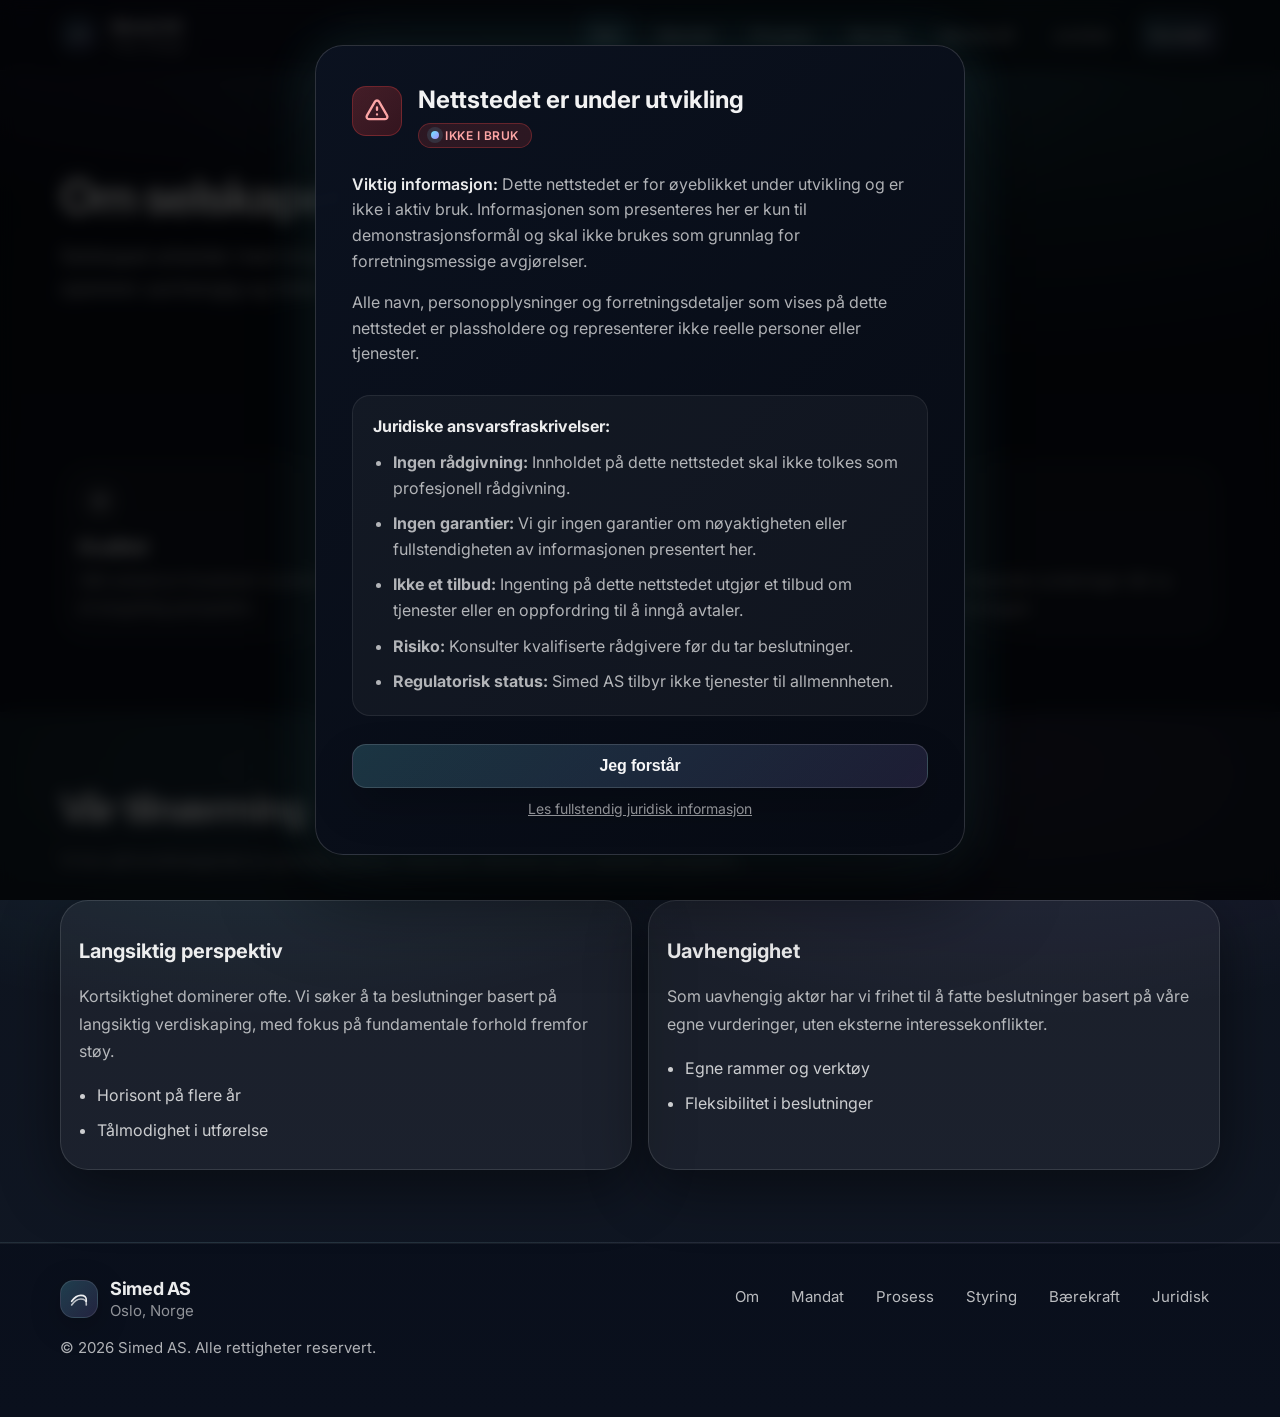
<file: om.html>
<!doctype html>
<html lang="no">
<head>
  <meta charset="utf-8" />
  <meta name="viewport" content="width=device-width, initial-scale=1" />
  <meta name="theme-color" content="#0b1220" />
  <meta name="description" content="Simed AS – Om selskapet" />
  <title>Om oss – Simed AS</title>

  <link rel="icon" href="assets/favicon.svg" type="image/svg+xml" />
  <link rel="preconnect" href="https://fonts.googleapis.com" />
  <link rel="preconnect" href="https://fonts.gstatic.com" crossorigin />
  <link href="https://fonts.googleapis.com/css2?family=Inter:wght@400;500;600;700&display=swap" rel="stylesheet" />

  <link rel="stylesheet" href="styles.css" />
</head>

<body>
  <a class="skip-link" href="#main">Hopp til innhold</a>

  <header class="header" data-elevate>
    <div class="container header__inner">
      <a class="brand" href="index.html" aria-label="Simed AS">
        <span class="brand__mark" aria-hidden="true">
          <svg viewBox="0 0 24 24" fill="none">
            <path d="M4 14.5C7.5 9.5 10.25 8 14 8c3.75 0 6.5 1.5 6 6.5" stroke="currentColor" stroke-width="1.8" stroke-linecap="round"/>
            <path d="M4 18.5c3.5-5 6.25-6.5 10-6.5 3.75 0 6.5 1.5 6 6.5" stroke="currentColor" stroke-width="1.8" stroke-linecap="round" opacity=".75"/>
          </svg>
        </span>
        <span class="brand__text">
          <span class="brand__name">Simed AS</span>
          <span class="brand__tag">Oslo, Norge</span>
        </span>
      </a>

      <nav class="nav" aria-label="Hovedmeny">
        <button class="nav__toggle" aria-expanded="false" aria-controls="navMenu">
          <span class="sr-only">Åpne meny</span>
          <span class="hamburger" aria-hidden="true"></span>
        </button>

        <div id="navMenu" class="nav__menu" data-collapsible>
          <a href="om.html" class="active">Om</a>
          <a href="mandat.html">Mandat</a>
          <a href="prosess.html">Prosess</a>
          <a href="risiko.html">Styring</a>
          <a href="baerekraft.html">Bærekraft</a>
          <a href="juridisk.html">Juridisk</a>
          <a class="btn btn--small" href="kontakt.html">Kontakt</a>
        </div>
      </nav>
    </div>
  </header>

  <main id="main">
    <section class="page-hero">
      <div class="container">
        <div class="page-hero__content reveal">
          <h1>Om selskapet</h1>
          <p class="lead">
            Selskapet arbeider med langsiktig verdiskaping basert på tydelige prinsipper. 
            Vi opererer uavhengig og fatter beslutninger på grunnlag av egne vurderinger.
          </p>
        </div>
      </div>
    </section>

    <section class="section">
      <div class="container">
        <div class="grid-3">
          <article class="feature reveal">
            <div class="icon" aria-hidden="true">
              <svg viewBox="0 0 24 24" fill="none">
                <path d="M12 3l9 4.5-9 4.5-9-4.5L12 3Z" stroke="currentColor" stroke-width="1.8" stroke-linejoin="round"/>
                <path d="M3 12l9 4.5 9-4.5" stroke="currentColor" stroke-width="1.8" stroke-linejoin="round" opacity=".8"/>
                <path d="M3 16.5l9 4.5 9-4.5" stroke="currentColor" stroke-width="1.8" stroke-linejoin="round" opacity=".6"/>
              </svg>
            </div>
            <h3>Kvalitet</h3>
            <p>Vårt arbeid er forankret i kvalitet, kontroll og et langsiktig perspektiv.</p>
          </article>

          <article class="feature reveal" style="--d: 80ms">
            <div class="icon" aria-hidden="true">
              <svg viewBox="0 0 24 24" fill="none">
                <path d="M4 18V6" stroke="currentColor" stroke-width="1.8" stroke-linecap="round"/>
                <path d="M4 14c4-7 8-7 12-3s4 8 4 8" stroke="currentColor" stroke-width="1.8" stroke-linecap="round"/>
                <path d="M8 12h3" stroke="currentColor" stroke-width="1.8" stroke-linecap="round" opacity=".7"/>
              </svg>
            </div>
            <h3>Forståelse</h3>
            <p>Vi kombinerer ulike perspektiver for å forstå risiko og muligheter.</p>
          </article>

          <article class="feature reveal" style="--d: 160ms">
            <div class="icon" aria-hidden="true">
              <svg viewBox="0 0 24 24" fill="none">
                <path d="M12 2v6" stroke="currentColor" stroke-width="1.8" stroke-linecap="round"/>
                <path d="M7 4.5h10" stroke="currentColor" stroke-width="1.8" stroke-linecap="round"/>
                <path d="M6 10h12l-1.5 12H7.5L6 10Z" stroke="currentColor" stroke-width="1.8" stroke-linejoin="round"/>
              </svg>
            </div>
            <h3>Disiplin</h3>
            <p>Vi oppdaterer løpende vurderinger når ny informasjon foreligger.</p>
          </article>
        </div>
      </div>
    </section>

    <section class="section section--alt">
      <div class="container">
        <div class="section__head reveal">
          <h2>Vår tilnærming</h2>
          <p class="muted">
            Vi tror på kombinasjonen av grundig analyse, disiplinert utførelse og et realistisk perspektiv.
          </p>
        </div>

        <div class="grid-2">
          <div class="card reveal">
            <h3>Langsiktig perspektiv</h3>
            <p class="muted">
              Kortsiktighet dominerer ofte. Vi søker å ta beslutninger basert på langsiktig 
              verdiskaping, med fokus på fundamentale forhold fremfor støy.
            </p>
            <ul class="bullets">
              <li>Horisont på flere år</li>
              <li>Tålmodighet i utførelse</li>
            </ul>
          </div>

          <div class="card reveal" style="--d: 120ms">
            <h3>Uavhengighet</h3>
            <p class="muted">
              Som uavhengig aktør har vi frihet til å fatte beslutninger basert på våre egne vurderinger, 
              uten eksterne interessekonflikter.
            </p>
            <ul class="bullets">
              <li>Egne rammer og verktøy</li>
              <li>Fleksibilitet i beslutninger</li>
            </ul>
          </div>
        </div>
      </div>
    </section>
  </main>

  <footer class="footer">
    <div class="container footer__inner">
      <div>
        <div class="footer__brand">
          <span class="brand__mark" aria-hidden="true">
            <svg viewBox="0 0 24 24" fill="none">
              <path d="M4 14.5C7.5 9.5 10.25 8 14 8c3.75 0 6.5 1.5 6 6.5" stroke="currentColor" stroke-width="1.8" stroke-linecap="round"/>
              <path d="M4 18.5c3.5-5 6.25-6.5 10-6.5 3.75 0 6.5 1.5 6 6.5" stroke="currentColor" stroke-width="1.8" stroke-linecap="round" opacity=".75"/>
            </svg>
          </span>
          <span>
            <div class="footer__title">Simed AS</div>
            <div class="footer__sub">Oslo, Norge</div>
          </span>
        </div>
        <p class="muted small">
          © <span id="year"></span> Simed AS. Alle rettigheter reservert.
        </p>
      </div>

      <div class="footer__links">
        <a href="om.html">Om</a>
        <a href="mandat.html">Mandat</a>
        <a href="prosess.html">Prosess</a>
        <a href="risiko.html">Styring</a>
        <a href="baerekraft.html">Bærekraft</a>
        <a href="juridisk.html">Juridisk</a>
      </div>
    </div>
  </footer>

  <button class="to-top" aria-label="Til toppen" data-to-top>
    <span aria-hidden="true">↑</span>
  </button>

  <div class="cursor-dot" aria-hidden="true"></div>

  <!-- Development Notice Modal -->
  <div id="devNoticeOverlay" class="dev-notice-overlay" role="dialog" aria-modal="true" aria-labelledby="devNoticeTitle">
    <div class="dev-notice-modal">
      <div class="dev-notice-header">
        <div class="dev-notice-icon" aria-hidden="true">
          <svg viewBox="0 0 24 24" fill="none" stroke="currentColor">
            <path d="M12 9v2m0 4h.01m-6.938 4h13.856c1.54 0 2.502-1.667 1.732-3L13.732 4c-.77-1.333-2.694-1.333-3.464 0L3.34 16c-.77 1.333.192 3 1.732 3z" stroke-width="2" stroke-linecap="round" stroke-linejoin="round"/>
          </svg>
        </div>
        <div class="dev-notice-title">
          <h2 id="devNoticeTitle">Nettstedet er under utvikling</h2>
          <span class="badge">
            <span class="dot" aria-hidden="true"></span>
            Ikke i bruk
          </span>
        </div>
      </div>

      <div class="dev-notice-content">
        <p>
          <strong>Viktig informasjon:</strong> Dette nettstedet er for øyeblikket under utvikling og er ikke i aktiv bruk. 
          Informasjonen som presenteres her er kun til demonstrasjonsformål og skal ikke brukes som grunnlag for 
          forretningsmessige avgjørelser.
        </p>
        <p>
          Alle navn, personopplysninger og forretningsdetaljer som vises på dette nettstedet er plassholdere 
          og representerer ikke reelle personer eller tjenester.
        </p>
      </div>

      <div class="dev-notice-disclaimers">
        <h3>Juridiske ansvarsfraskrivelser:</h3>
        <ul>
          <li><strong>Ingen rådgivning:</strong> Innholdet på dette nettstedet skal ikke tolkes som profesjonell rådgivning.</li>
          <li><strong>Ingen garantier:</strong> Vi gir ingen garantier om nøyaktigheten eller fullstendigheten av informasjonen presentert her.</li>
          <li><strong>Ikke et tilbud:</strong> Ingenting på dette nettstedet utgjør et tilbud om tjenester eller en oppfordring til å inngå avtaler.</li>
          <li><strong>Risiko:</strong> Konsulter kvalifiserte rådgivere før du tar beslutninger.</li>
          <li><strong>Regulatorisk status:</strong> Simed AS tilbyr ikke tjenester til allmennheten.</li>
        </ul>
      </div>

      <div class="dev-notice-footer">
        <button class="btn" id="devNoticeBtn" aria-label="Lukk varsel">
          Jeg forstår
        </button>
        <a href="juridisk.html" class="legal-link">Les fullstendig juridisk informasjon</a>
      </div>
    </div>
  </div>

  <script src="scripts.js"></script>
</body>
</html>
</file>
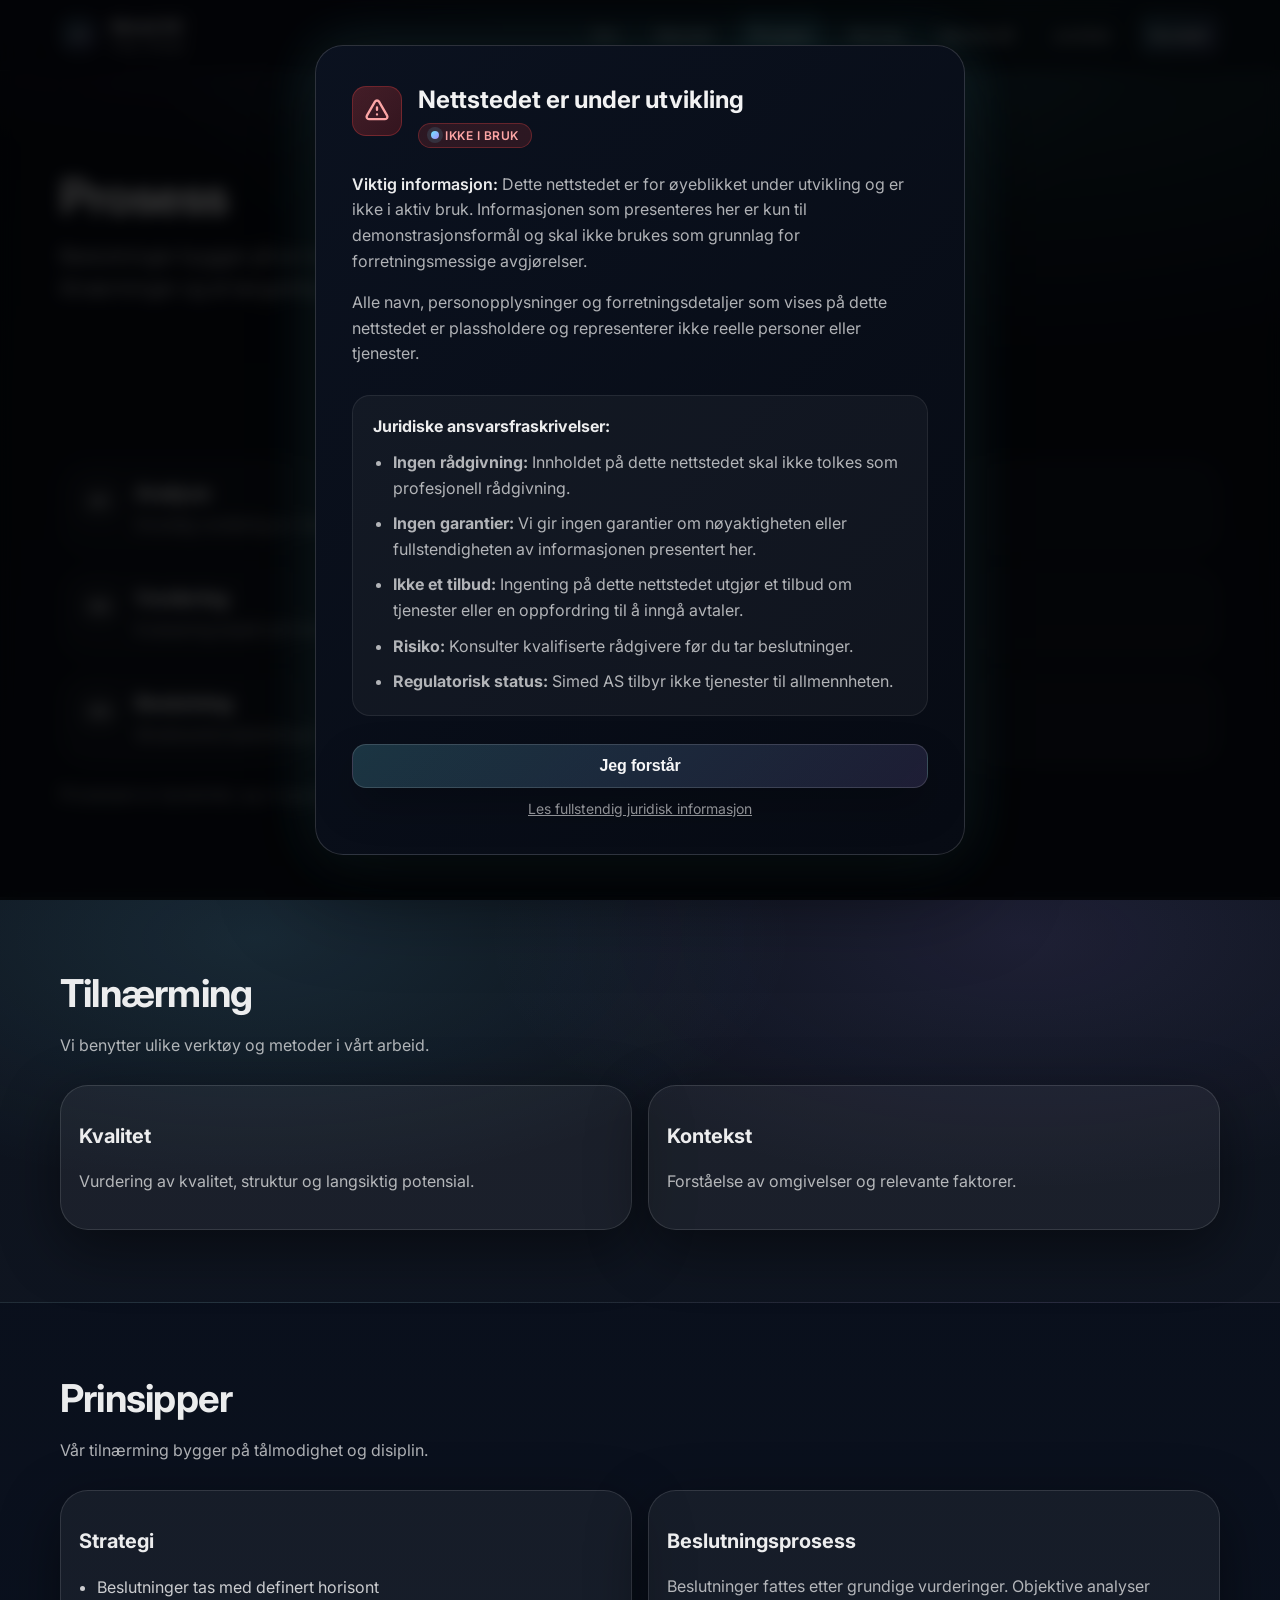
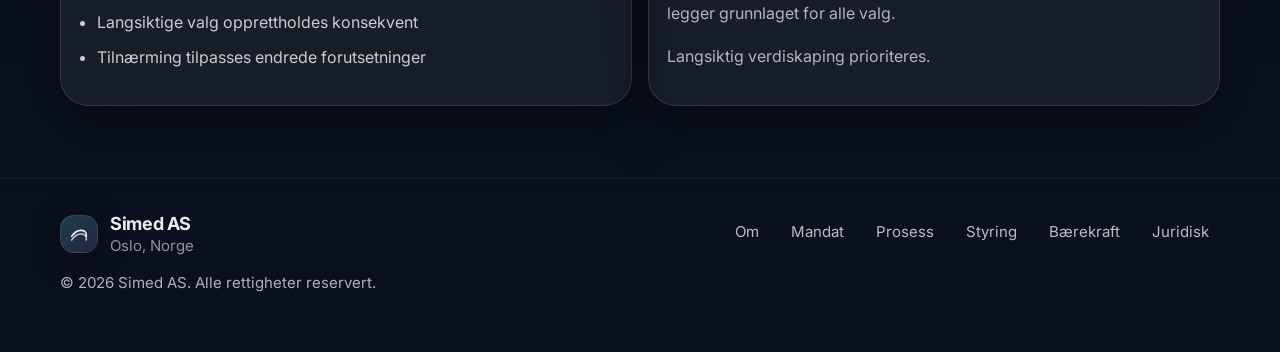
<file: prosess.html>
<!doctype html>
<html lang="no">
<head>
  <meta charset="utf-8" />
  <meta name="viewport" content="width=device-width, initial-scale=1" />
  <meta name="theme-color" content="#0b1220" />
  <meta name="description" content="Simed AS – Prosess" />
  <title>Prosess – Simed AS</title>

  <link rel="icon" href="assets/favicon.svg" type="image/svg+xml" />
  <link rel="preconnect" href="https://fonts.googleapis.com" />
  <link rel="preconnect" href="https://fonts.gstatic.com" crossorigin />
  <link href="https://fonts.googleapis.com/css2?family=Inter:wght@400;500;600;700&display=swap" rel="stylesheet" />

  <link rel="stylesheet" href="styles.css" />
</head>

<body>
  <a class="skip-link" href="#main">Hopp til innhold</a>

  <header class="header" data-elevate>
    <div class="container header__inner">
      <a class="brand" href="index.html" aria-label="Simed AS">
        <span class="brand__mark" aria-hidden="true">
          <svg viewBox="0 0 24 24" fill="none">
            <path d="M4 14.5C7.5 9.5 10.25 8 14 8c3.75 0 6.5 1.5 6 6.5" stroke="currentColor" stroke-width="1.8" stroke-linecap="round"/>
            <path d="M4 18.5c3.5-5 6.25-6.5 10-6.5 3.75 0 6.5 1.5 6 6.5" stroke="currentColor" stroke-width="1.8" stroke-linecap="round" opacity=".75"/>
          </svg>
        </span>
        <span class="brand__text">
          <span class="brand__name">Simed AS</span>
          <span class="brand__tag">Oslo, Norge</span>
        </span>
      </a>

      <nav class="nav" aria-label="Hovedmeny">
        <button class="nav__toggle" aria-expanded="false" aria-controls="navMenu">
          <span class="sr-only">Åpne meny</span>
          <span class="hamburger" aria-hidden="true"></span>
        </button>

        <div id="navMenu" class="nav__menu" data-collapsible>
          <a href="om.html">Om</a>
          <a href="mandat.html">Mandat</a>
          <a href="prosess.html" class="active">Prosess</a>
          <a href="risiko.html">Styring</a>
          <a href="baerekraft.html">Bærekraft</a>
          <a href="juridisk.html">Juridisk</a>
          <a class="btn btn--small" href="kontakt.html">Kontakt</a>
        </div>
      </nav>
    </div>
  </header>

  <main id="main">
    <section class="page-hero">
      <div class="container">
        <div class="page-hero__content reveal">
          <h1>Prosess</h1>
          <p class="lead">
            Beslutninger bygger på en helhetlig vurdering som kombinerer flere analytiske tilnærminger
            og et langsiktig perspektiv.
          </p>
        </div>
      </div>
    </section>

    <section class="section">
      <div class="container">
        <div class="timeline">
          <div class="step reveal">
            <div class="step__num">01</div>
            <div class="step__body">
              <h3>Analyse</h3>
              <p>Grundig vurdering av relevante forhold.</p>
            </div>
          </div>

          <div class="step reveal" style="--d: 80ms">
            <div class="step__num">02</div>
            <div class="step__body">
              <h3>Vurdering</h3>
              <p>Evaluering basert på historikk og kontekst.</p>
            </div>
          </div>

          <div class="step reveal" style="--d: 160ms">
            <div class="step__num">03</div>
            <div class="step__body">
              <h3>Beslutning</h3>
              <p>Strukturerte beslutninger innenfor tydelige rammer.</p>
            </div>
          </div>
        </div>

        <p class="muted reveal" style="--d: 220ms">
          Prosessen er dynamisk, og vi oppdaterer løpende vurderinger når ny informasjon foreligger.
        </p>
      </div>
    </section>

    <section class="section section--alt">
      <div class="container">
        <div class="section__head reveal">
          <h2>Tilnærming</h2>
          <p class="muted">
            Vi benytter ulike verktøy og metoder i vårt arbeid.
          </p>
        </div>

        <div class="grid-2">
          <article class="card reveal">
            <h3>Kvalitet</h3>
            <p class="muted">
              Vurdering av kvalitet, struktur og langsiktig potensial.
            </p>
          </article>

          <article class="card reveal" style="--d: 80ms">
            <h3>Kontekst</h3>
            <p class="muted">
              Forståelse av omgivelser og relevante faktorer.
            </p>
          </article>
        </div>
      </div>
    </section>

    <section class="section">
      <div class="container">
        <div class="section__head reveal">
          <h2>Prinsipper</h2>
          <p class="muted">
            Vår tilnærming bygger på tålmodighet og disiplin.
          </p>
        </div>

        <div class="grid-2">
          <div class="card reveal">
            <h3>Strategi</h3>
            <ul class="bullets">
              <li>Beslutninger tas med definert horisont</li>
              <li>Langsiktige valg opprettholdes konsekvent</li>
              <li>Tilnærming tilpasses endrede forutsetninger</li>
            </ul>
          </div>

          <div class="card reveal" style="--d: 120ms">
            <h3>Beslutningsprosess</h3>
            <p class="muted">
              Beslutninger fattes etter grundige vurderinger. 
              Objektive analyser legger grunnlaget for alle valg.
            </p>
            <p class="muted">
              Langsiktig verdiskaping prioriteres.
            </p>
          </div>
        </div>
      </div>
    </section>
  </main>

  <footer class="footer">
    <div class="container footer__inner">
      <div>
        <div class="footer__brand">
          <span class="brand__mark" aria-hidden="true">
            <svg viewBox="0 0 24 24" fill="none">
              <path d="M4 14.5C7.5 9.5 10.25 8 14 8c3.75 0 6.5 1.5 6 6.5" stroke="currentColor" stroke-width="1.8" stroke-linecap="round"/>
              <path d="M4 18.5c3.5-5 6.25-6.5 10-6.5 3.75 0 6.5 1.5 6 6.5" stroke="currentColor" stroke-width="1.8" stroke-linecap="round" opacity=".75"/>
            </svg>
          </span>
          <span>
            <div class="footer__title">Simed AS</div>
            <div class="footer__sub">Oslo, Norge</div>
          </span>
        </div>
        <p class="muted small">
          © <span id="year"></span> Simed AS. Alle rettigheter reservert.
        </p>
      </div>

      <div class="footer__links">
        <a href="om.html">Om</a>
        <a href="mandat.html">Mandat</a>
        <a href="prosess.html">Prosess</a>
        <a href="risiko.html">Styring</a>
        <a href="baerekraft.html">Bærekraft</a>
        <a href="juridisk.html">Juridisk</a>
      </div>
    </div>
  </footer>

  <button class="to-top" aria-label="Til toppen" data-to-top>
    <span aria-hidden="true">↑</span>
  </button>

  <div class="cursor-dot" aria-hidden="true"></div>

  <!-- Development Notice Modal -->
  <div id="devNoticeOverlay" class="dev-notice-overlay" role="dialog" aria-modal="true" aria-labelledby="devNoticeTitle">
    <div class="dev-notice-modal">
      <div class="dev-notice-header">
        <div class="dev-notice-icon" aria-hidden="true">
          <svg viewBox="0 0 24 24" fill="none" stroke="currentColor">
            <path d="M12 9v2m0 4h.01m-6.938 4h13.856c1.54 0 2.502-1.667 1.732-3L13.732 4c-.77-1.333-2.694-1.333-3.464 0L3.34 16c-.77 1.333.192 3 1.732 3z" stroke-width="2" stroke-linecap="round" stroke-linejoin="round"/>
          </svg>
        </div>
        <div class="dev-notice-title">
          <h2 id="devNoticeTitle">Nettstedet er under utvikling</h2>
          <span class="badge">
            <span class="dot" aria-hidden="true"></span>
            Ikke i bruk
          </span>
        </div>
      </div>

      <div class="dev-notice-content">
        <p>
          <strong>Viktig informasjon:</strong> Dette nettstedet er for øyeblikket under utvikling og er ikke i aktiv bruk. 
          Informasjonen som presenteres her er kun til demonstrasjonsformål og skal ikke brukes som grunnlag for 
          forretningsmessige avgjørelser.
        </p>
        <p>
          Alle navn, personopplysninger og forretningsdetaljer som vises på dette nettstedet er plassholdere 
          og representerer ikke reelle personer eller tjenester.
        </p>
      </div>

      <div class="dev-notice-disclaimers">
        <h3>Juridiske ansvarsfraskrivelser:</h3>
        <ul>
          <li><strong>Ingen rådgivning:</strong> Innholdet på dette nettstedet skal ikke tolkes som profesjonell rådgivning.</li>
          <li><strong>Ingen garantier:</strong> Vi gir ingen garantier om nøyaktigheten eller fullstendigheten av informasjonen presentert her.</li>
          <li><strong>Ikke et tilbud:</strong> Ingenting på dette nettstedet utgjør et tilbud om tjenester eller en oppfordring til å inngå avtaler.</li>
          <li><strong>Risiko:</strong> Konsulter kvalifiserte rådgivere før du tar beslutninger.</li>
          <li><strong>Regulatorisk status:</strong> Simed AS tilbyr ikke tjenester til allmennheten.</li>
        </ul>
      </div>

      <div class="dev-notice-footer">
        <button class="btn" id="devNoticeBtn" aria-label="Lukk varsel">
          Jeg forstår
        </button>
        <a href="juridisk.html" class="legal-link">Les fullstendig juridisk informasjon</a>
      </div>
    </div>
  </div>

  <script src="scripts.js"></script>
</body>
</html>
</file>
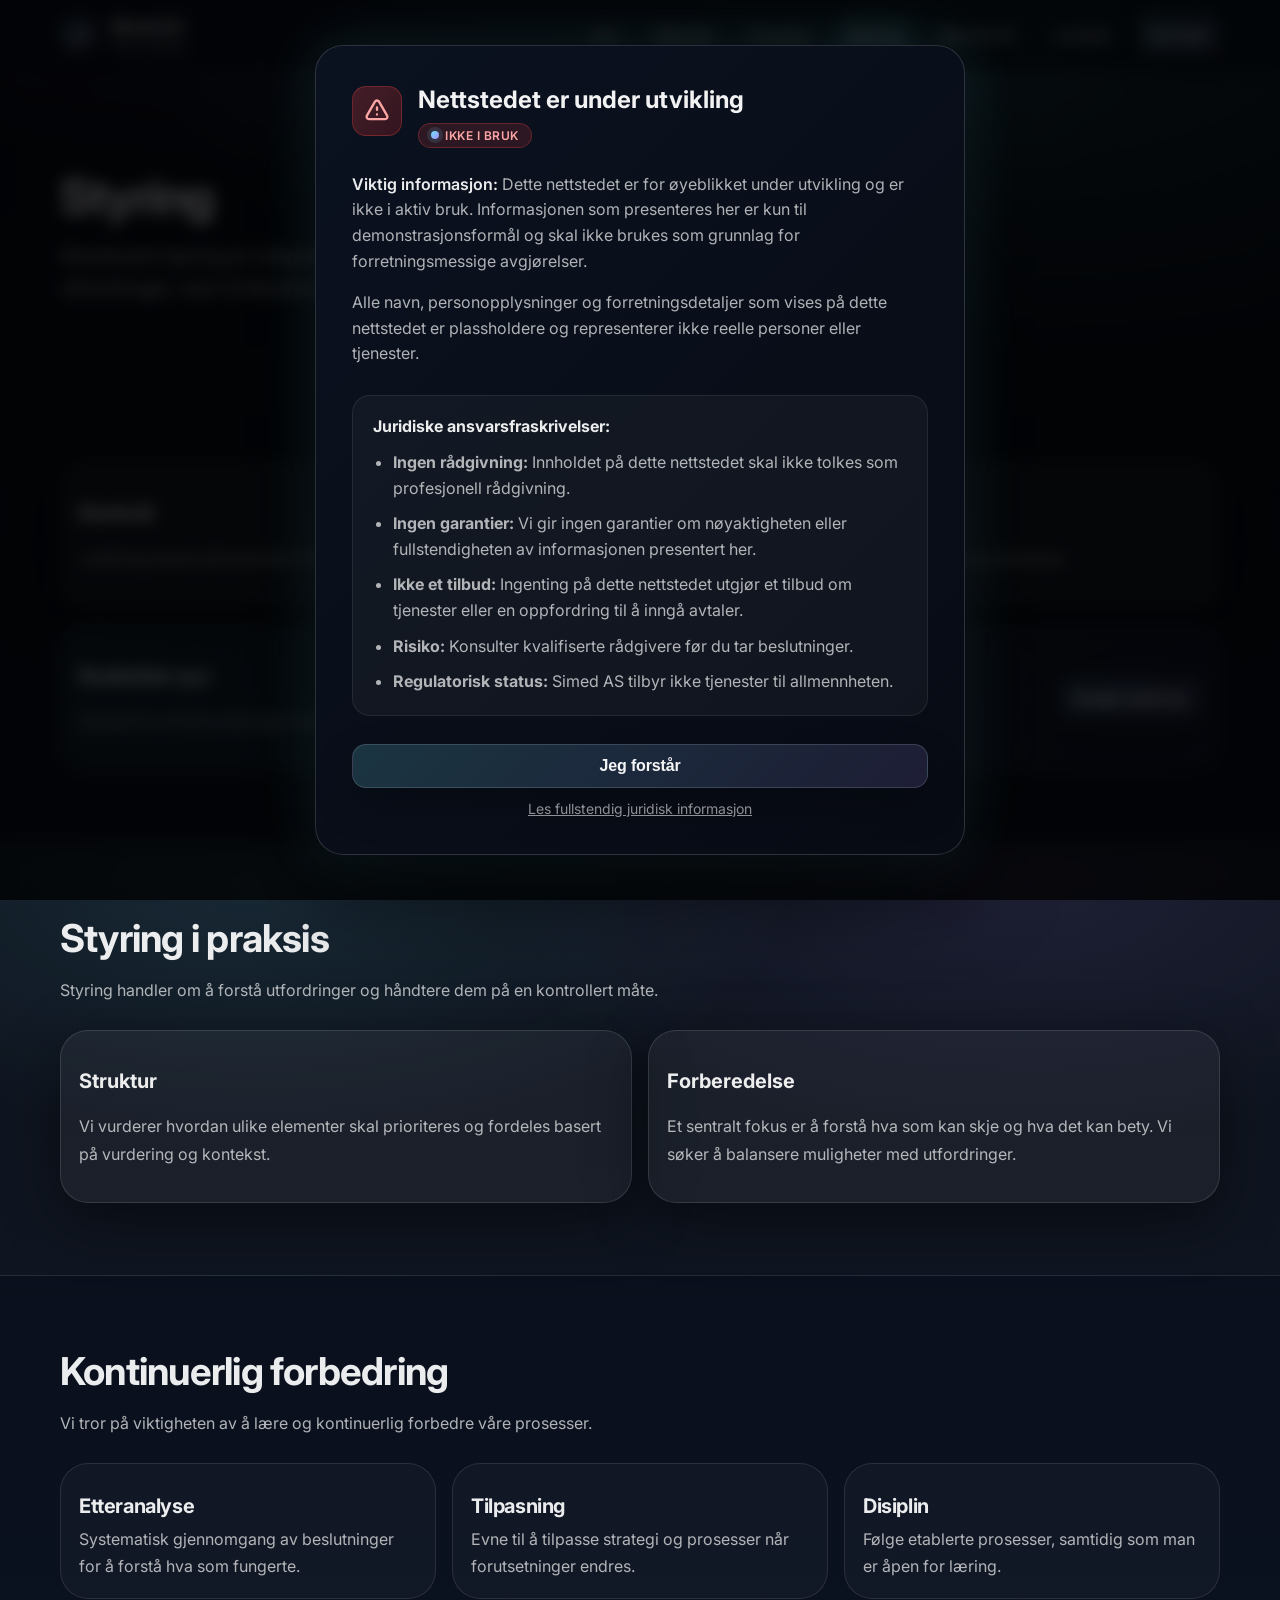
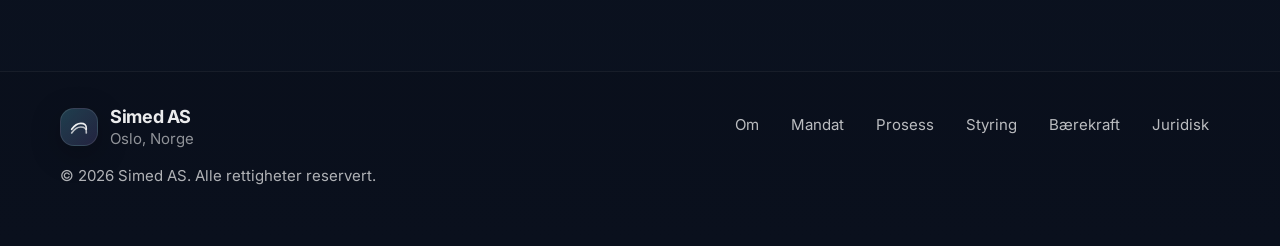
<file: risiko.html>
<!doctype html>
<html lang="no">
<head>
  <meta charset="utf-8" />
  <meta name="viewport" content="width=device-width, initial-scale=1" />
  <meta name="theme-color" content="#0b1220" />
  <meta name="description" content="Simed AS – Styring" />
  <title>Styring – Simed AS</title>

  <link rel="icon" href="assets/favicon.svg" type="image/svg+xml" />
  <link rel="preconnect" href="https://fonts.googleapis.com" />
  <link rel="preconnect" href="https://fonts.gstatic.com" crossorigin />
  <link href="https://fonts.googleapis.com/css2?family=Inter:wght@400;500;600;700&display=swap" rel="stylesheet" />

  <link rel="stylesheet" href="styles.css" />
</head>

<body>
  <a class="skip-link" href="#main">Hopp til innhold</a>

  <header class="header" data-elevate>
    <div class="container header__inner">
      <a class="brand" href="index.html" aria-label="Simed AS">
        <span class="brand__mark" aria-hidden="true">
          <svg viewBox="0 0 24 24" fill="none">
            <path d="M4 14.5C7.5 9.5 10.25 8 14 8c3.75 0 6.5 1.5 6 6.5" stroke="currentColor" stroke-width="1.8" stroke-linecap="round"/>
            <path d="M4 18.5c3.5-5 6.25-6.5 10-6.5 3.75 0 6.5 1.5 6 6.5" stroke="currentColor" stroke-width="1.8" stroke-linecap="round" opacity=".75"/>
          </svg>
        </span>
        <span class="brand__text">
          <span class="brand__name">Simed AS</span>
          <span class="brand__tag">Oslo, Norge</span>
        </span>
      </a>

      <nav class="nav" aria-label="Hovedmeny">
        <button class="nav__toggle" aria-expanded="false" aria-controls="navMenu">
          <span class="sr-only">Åpne meny</span>
          <span class="hamburger" aria-hidden="true"></span>
        </button>

        <div id="navMenu" class="nav__menu" data-collapsible>
          <a href="om.html">Om</a>
          <a href="mandat.html">Mandat</a>
          <a href="prosess.html">Prosess</a>
          <a href="risiko.html" class="active">Styring</a>
          <a href="baerekraft.html">Bærekraft</a>
          <a href="juridisk.html">Juridisk</a>
          <a class="btn btn--small" href="kontakt.html">Kontakt</a>
        </div>
      </nav>
    </div>
  </header>

  <main id="main">
    <section class="page-hero">
      <div class="container">
        <div class="page-hero__content reveal">
          <h1>Styring</h1>
          <p class="lead">
            Strukturert styring er integrert i hele arbeidet. Målet er ikke å eliminere utfordringer, men å håndtere dem
            på en strukturert og disiplinert måte.
          </p>
        </div>
      </div>
    </section>

    <section class="section">
      <div class="container">
        <div class="grid-3">
          <article class="card reveal">
            <h3>Kontroll</h3>
            <p class="muted">Justering basert på endrede forhold.</p>
          </article>

          <article class="card reveal" style="--d: 80ms">
            <h3>Vurdering</h3>
            <p class="muted">Scenariobaserte vurderinger der relevant.</p>
          </article>

          <article class="card reveal" style="--d: 160ms">
            <h3>Rammer</h3>
            <p class="muted">Klare rammer og strukturer.</p>
          </article>
        </div>

        <div class="callout reveal" style="--d: 220ms">
          <div>
            <h3>Realistisk syn</h3>
            <p class="muted">Aksept for at feilvurderinger kan forekomme — viktigst er læring, forbedring og disiplin.</p>
          </div>
          <a class="btn btn--small" href="kontakt.html">Snakk med oss</a>
        </div>
      </div>
    </section>

    <section class="section section--alt">
      <div class="container">
        <div class="section__head reveal">
          <h2>Styring i praksis</h2>
          <p class="muted">
            Styring handler om å forstå utfordringer og håndtere dem på en kontrollert måte.
          </p>
        </div>

        <div class="grid-2">
          <div class="card reveal">
            <h3>Struktur</h3>
            <p class="muted">
              Vi vurderer hvordan ulike elementer skal prioriteres og fordeles basert på 
              vurdering og kontekst.
            </p>
          </div>

          <div class="card reveal" style="--d: 120ms">
            <h3>Forberedelse</h3>
            <p class="muted">
              Et sentralt fokus er å forstå hva som kan skje og hva det kan bety. 
              Vi søker å balansere muligheter med utfordringer.
            </p>
          </div>
        </div>
      </div>
    </section>

    <section class="section">
      <div class="container">
        <div class="section__head reveal">
          <h2>Kontinuerlig forbedring</h2>
          <p class="muted">
            Vi tror på viktigheten av å lære og kontinuerlig forbedre våre prosesser.
          </p>
        </div>

        <div class="grid-3">
          <article class="feature reveal">
            <h3>Etteranalyse</h3>
            <p>Systematisk gjennomgang av beslutninger for å forstå hva som fungerte.</p>
          </article>

          <article class="feature reveal" style="--d: 80ms">
            <h3>Tilpasning</h3>
            <p>Evne til å tilpasse strategi og prosesser når forutsetninger endres.</p>
          </article>

          <article class="feature reveal" style="--d: 160ms">
            <h3>Disiplin</h3>
            <p>Følge etablerte prosesser, samtidig som man er åpen for læring.</p>
          </article>
        </div>
      </div>
    </section>
  </main>

  <footer class="footer">
    <div class="container footer__inner">
      <div>
        <div class="footer__brand">
          <span class="brand__mark" aria-hidden="true">
            <svg viewBox="0 0 24 24" fill="none">
              <path d="M4 14.5C7.5 9.5 10.25 8 14 8c3.75 0 6.5 1.5 6 6.5" stroke="currentColor" stroke-width="1.8" stroke-linecap="round"/>
              <path d="M4 18.5c3.5-5 6.25-6.5 10-6.5 3.75 0 6.5 1.5 6 6.5" stroke="currentColor" stroke-width="1.8" stroke-linecap="round" opacity=".75"/>
            </svg>
          </span>
          <span>
            <div class="footer__title">Simed AS</div>
            <div class="footer__sub">Oslo, Norge</div>
          </span>
        </div>
        <p class="muted small">
          © <span id="year"></span> Simed AS. Alle rettigheter reservert.
        </p>
      </div>

      <div class="footer__links">
        <a href="om.html">Om</a>
        <a href="mandat.html">Mandat</a>
        <a href="prosess.html">Prosess</a>
        <a href="risiko.html">Styring</a>
        <a href="baerekraft.html">Bærekraft</a>
        <a href="juridisk.html">Juridisk</a>
      </div>
    </div>
  </footer>

  <button class="to-top" aria-label="Til toppen" data-to-top>
    <span aria-hidden="true">↑</span>
  </button>

  <div class="cursor-dot" aria-hidden="true"></div>

  <!-- Development Notice Modal -->
  <div id="devNoticeOverlay" class="dev-notice-overlay" role="dialog" aria-modal="true" aria-labelledby="devNoticeTitle">
    <div class="dev-notice-modal">
      <div class="dev-notice-header">
        <div class="dev-notice-icon" aria-hidden="true">
          <svg viewBox="0 0 24 24" fill="none" stroke="currentColor">
            <path d="M12 9v2m0 4h.01m-6.938 4h13.856c1.54 0 2.502-1.667 1.732-3L13.732 4c-.77-1.333-2.694-1.333-3.464 0L3.34 16c-.77 1.333.192 3 1.732 3z" stroke-width="2" stroke-linecap="round" stroke-linejoin="round"/>
          </svg>
        </div>
        <div class="dev-notice-title">
          <h2 id="devNoticeTitle">Nettstedet er under utvikling</h2>
          <span class="badge">
            <span class="dot" aria-hidden="true"></span>
            Ikke i bruk
          </span>
        </div>
      </div>

      <div class="dev-notice-content">
        <p>
          <strong>Viktig informasjon:</strong> Dette nettstedet er for øyeblikket under utvikling og er ikke i aktiv bruk. 
          Informasjonen som presenteres her er kun til demonstrasjonsformål og skal ikke brukes som grunnlag for 
          forretningsmessige avgjørelser.
        </p>
        <p>
          Alle navn, personopplysninger og forretningsdetaljer som vises på dette nettstedet er plassholdere 
          og representerer ikke reelle personer eller tjenester.
        </p>
      </div>

      <div class="dev-notice-disclaimers">
        <h3>Juridiske ansvarsfraskrivelser:</h3>
        <ul>
          <li><strong>Ingen rådgivning:</strong> Innholdet på dette nettstedet skal ikke tolkes som profesjonell rådgivning.</li>
          <li><strong>Ingen garantier:</strong> Vi gir ingen garantier om nøyaktigheten eller fullstendigheten av informasjonen presentert her.</li>
          <li><strong>Ikke et tilbud:</strong> Ingenting på dette nettstedet utgjør et tilbud om tjenester eller en oppfordring til å inngå avtaler.</li>
          <li><strong>Risiko:</strong> Konsulter kvalifiserte rådgivere før du tar beslutninger.</li>
          <li><strong>Regulatorisk status:</strong> Simed AS tilbyr ikke tjenester til allmennheten.</li>
        </ul>
      </div>

      <div class="dev-notice-footer">
        <button class="btn" id="devNoticeBtn" aria-label="Lukk varsel">
          Jeg forstår
        </button>
        <a href="juridisk.html" class="legal-link">Les fullstendig juridisk informasjon</a>
      </div>
    </div>
  </div>

  <script src="scripts.js"></script>
</body>
</html>
</file>
<file: styles.css>
/* Simed AS – modern single-page site
   Pure HTML/CSS/JS, no build step required.
*/

:root{
  --bg: #070b14;
  --bg2:#0b1220;
  --card: rgba(255,255,255,.06);
  --card2: rgba(255,255,255,.085);
  --stroke: rgba(255,255,255,.12);
  --text: rgba(255,255,255,.92);
  --muted: rgba(255,255,255,.68);
  --muted2: rgba(255,255,255,.55);
  --accent: #6ee7ff;
  --accent2:#a78bfa;
  --shadow: 0 18px 60px rgba(0,0,0,.45);
  --radius: 18px;
  --radius2: 28px;
  --max: 1160px;
}

*{ box-sizing:border-box; }
html{ scroll-behavior:smooth; }
body{
  margin:0;
  font-family: Inter, system-ui, -apple-system, Segoe UI, Roboto, Helvetica, Arial, "Apple Color Emoji","Segoe UI Emoji";
  font-size: 16px;
  color: var(--text);
  background: radial-gradient(1200px 600px at 20% -10%, rgba(167,139,250,.18), transparent 60%),
              radial-gradient(1200px 600px at 80% 0%, rgba(110,231,255,.16), transparent 60%),
              linear-gradient(180deg, var(--bg), var(--bg2));
  overflow-x:hidden;
}

a{ color:inherit; text-decoration:none; }
.container{
  width:min(var(--max), calc(100% - 48px));
  margin:0 auto;
}

.skip-link{
  position:absolute;
  left:-999px;
  top:10px;
  background: #fff;
  color:#111;
  padding:10px 12px;
  border-radius:10px;
  z-index:9999;
}
.skip-link:focus{ left: 16px; }

.sr-only{
  position:absolute; width:1px; height:1px; padding:0; margin:-1px;
  overflow:hidden; clip:rect(0,0,0,0); white-space:nowrap; border:0;
}

/* Header */
.header{
  position:sticky;
  top:0;
  z-index:50;
  backdrop-filter: blur(14px);
  background: rgba(7,11,20,.55);
  border-bottom: 1px solid rgba(255,255,255,.06);
  transition: box-shadow .25s ease, background .25s ease, border-color .25s ease;
}
.header.is-elevated{
  box-shadow: 0 10px 40px rgba(0,0,0,.35);
  border-color: rgba(255,255,255,.10);
  background: rgba(7,11,20,.75);
}
.header__inner{
  display:flex;
  align-items:center;
  justify-content:space-between;
  padding: 14px 0;
}

.brand{
  display:flex;
  gap:12px;
  align-items:center;
  letter-spacing:-.02em;
}
.brand__mark{
  display:grid;
  place-items:center;
  width:38px;
  height:38px;
  border-radius: 14px;
  background: linear-gradient(135deg, rgba(110,231,255,.22), rgba(167,139,250,.16));
  border: 1px solid rgba(255,255,255,.10);
  box-shadow: 0 8px 30px rgba(0,0,0,.25);
}
.brand__mark svg{ width:22px; height:22px; }
.brand__text{ display:flex; flex-direction:column; line-height:1.1; }
.brand__name{ font-weight:700; }
.brand__tag{ font-size:14px; color: var(--muted2); margin-top:2px; }

/* Nav */
.nav{ position:relative; }
.nav__menu{
  display:flex;
  align-items:center;
  gap: 18px;
}
.nav__menu a{
  font-size:16px;
  color: rgba(255,255,255,.78);
  padding:10px 10px;
  border-radius: 12px;
  transition: background .2s ease, color .2s ease, transform .2s ease;
}
.nav__menu a:hover{
  background: rgba(255,255,255,.06);
  color: rgba(255,255,255,.95);
  transform: translateY(-1px);
}

.nav__toggle{
  display:none;
  border:1px solid rgba(255,255,255,.12);
  background: rgba(255,255,255,.04);
  color: var(--text);
  border-radius: 14px;
  padding:10px 12px;
  cursor:pointer;
  transition: transform .2s ease, background .2s ease;
}
.nav__toggle:hover{ transform: translateY(-1px); background: rgba(255,255,255,.06); }
.hamburger{
  display:block;
  width:20px; height:2px;
  background: rgba(255,255,255,.85);
  position:relative;
  border-radius: 999px;
}
.hamburger::before,.hamburger::after{
  content:"";
  position:absolute; left:0;
  width:20px; height:2px;
  background: rgba(255,255,255,.85);
  border-radius:999px;
}
.hamburger::before{ top:-6px; }
.hamburger::after{ top:6px; }

/* Buttons */
.btn{
  display:inline-flex;
  align-items:center;
  justify-content:center;
  gap:10px;
  padding: 12px 16px;
  border-radius: 14px;
  border: 1px solid rgba(255,255,255,.14);
  background: linear-gradient(135deg, rgba(110,231,255,.18), rgba(167,139,250,.14));
  box-shadow: 0 18px 40px rgba(0,0,0,.24);
  color: rgba(255,255,255,.96);
  font-size: 16px;
  font-weight:600;
  letter-spacing:-.01em;
  transition: transform .2s ease, box-shadow .2s ease, border-color .2s ease, background .2s ease;
  cursor:pointer;
}
.btn:hover{
  transform: translateY(-1px);
  border-color: rgba(255,255,255,.22);
  box-shadow: 0 20px 55px rgba(0,0,0,.35);
}
.btn:active{ transform: translateY(0px) scale(.99); }
.btn--small{ padding: 10px 12px; border-radius: 12px; font-size: 16px; }
.btn--ghost{
  background: rgba(255,255,255,.04);
  box-shadow:none;
}
.btn--ghost:hover{
  background: rgba(255,255,255,.06);
  box-shadow: 0 18px 40px rgba(0,0,0,.20);
}

.inline{
  display:inline-flex;
  gap:8px;
  align-items:center;
  font-weight:600;
  font-size: 16px;
  color: rgba(255,255,255,.86);
}
.inline:hover{ text-decoration: underline; }

/* Hero */
.hero{
  position:relative;
  padding: 72px 0 36px;
}
.hero__inner{
  display:grid;
  grid-template-columns: 1.25fr .85fr;
  gap: 28px;
  align-items:start;
}
.hero__bg{ position:absolute; inset:0; overflow:hidden; pointer-events:none; }
.grid{
  position:absolute; inset:-40% -30%;
  background-image: linear-gradient(rgba(255,255,255,.05) 1px, transparent 1px),
                    linear-gradient(90deg, rgba(255,255,255,.05) 1px, transparent 1px);
  background-size: 44px 44px;
  transform: rotate(12deg);
  opacity:.32;
  mask-image: radial-gradient(circle at 40% 10%, rgba(0,0,0,1), transparent 65%);
}
.glow{
  position:absolute;
  width: 820px; height: 820px;
  border-radius: 999px;
  filter: blur(60px);
  opacity: .45;
  transform: translateZ(0);
  animation: float 8.5s ease-in-out infinite;
}
.glow--a{ left:-240px; top:-260px; background: rgba(110,231,255,.22); }
.glow--b{ right:-260px; top:-220px; background: rgba(167,139,250,.22); animation-duration: 10.5s; }

@keyframes float{
  0%,100%{ transform: translate3d(0,0,0) scale(1); }
  50%{ transform: translate3d(0,18px,0) scale(1.02); }
}

.badge{
  display:inline-flex;
  align-items:center;
  gap:10px;
  padding: 8px 12px;
  border-radius: 999px;
  border: 1px solid rgba(255,255,255,.12);
  background: rgba(255,255,255,.04);
  color: rgba(255,255,255,.82);
  font-size: 15px;
  width: fit-content;
}
.dot{
  width:8px; height:8px; border-radius: 50%;
  background: linear-gradient(135deg, var(--accent), var(--accent2));
  box-shadow: 0 0 0 4px rgba(110,231,255,.12);
}

h1{
  margin: 14px 0 12px;
  font-size: clamp(42px, 5vw, 64px);
  line-height: 1.05;
  letter-spacing: -0.03em;
}
.lead{
  margin:0;
  font-size: 20px;
  line-height: 1.6;
  color: rgba(255,255,255,.76);
  max-width: 58ch;
}

.hero__cta{ margin-top: 22px; display:flex; gap:12px; flex-wrap:wrap; }
.hero__stats{
  margin-top: 26px;
  display:grid;
  grid-template-columns: repeat(3, 1fr);
  gap: 12px;
}
.stat{
  border:1px solid rgba(255,255,255,.10);
  background: rgba(255,255,255,.03);
  border-radius: 16px;
  padding: 12px 12px;
}
.stat__value{ font-weight:700; letter-spacing:-.02em; font-size: 18px; }
.stat__label{ font-size: 15px; color: var(--muted2); margin-top:3px; }

.card{
  border-radius: var(--radius2);
  border: 1px solid rgba(255,255,255,.12);
  background: rgba(255,255,255,.05);
  box-shadow: var(--shadow);
  padding: 18px;
}
.card h3{ font-size: 20px; }
.card p{ font-size: 16px; }
.card--glass{
  background: linear-gradient(180deg, rgba(255,255,255,.06), rgba(255,255,255,.03));
  border-color: rgba(255,255,255,.14);
}
.card__header h2{
  margin: 0 0 6px;
  letter-spacing:-.02em;
  font-size: 22px;
}
.card__header p{ margin:0 0 14px; color: var(--muted); line-height:1.6; font-size: 16px; }

.checklist{
  list-style:none;
  padding:0; margin:0;
  display:grid; gap:10px;
}
.checklist li{
  position:relative;
  padding-left: 28px;
  color: rgba(255,255,255,.78);
  line-height:1.55;
  font-size: 16px;
}
.checklist li::before{
  content:"";
  position:absolute; left:0; top:.40em;
  width:16px; height:16px;
  border-radius: 6px;
  background: linear-gradient(135deg, rgba(110,231,255,.28), rgba(167,139,250,.20));
  border:1px solid rgba(255,255,255,.14);
  box-shadow: 0 10px 30px rgba(0,0,0,.18);
}
.checklist li::after{
  content:"";
  position:absolute; left:5px; top:.52em;
  width:7px; height:4px;
  border-left: 2px solid rgba(255,255,255,.92);
  border-bottom: 2px solid rgba(255,255,255,.92);
  transform: rotate(-45deg);
}
.checklist--compact{ gap:8px; }
.checklist--compact li{ padding-left: 26px; }

.card__footer{
  display:flex;
  align-items:center;
  justify-content:space-between;
  gap:12px;
  margin-top: 16px;
  padding-top: 14px;
  border-top: 1px solid rgba(255,255,255,.10);
}
.chip{
  font-size: 14px;
  color: rgba(255,255,255,.78);
  background: rgba(255,255,255,.04);
  border:1px solid rgba(255,255,255,.10);
  padding: 8px 10px;
  border-radius: 999px;
  white-space: nowrap;
}

/* Sections */
.section{ padding: 72px 0; }
.section--alt{
  background: radial-gradient(900px 420px at 20% 10%, rgba(110,231,255,.10), transparent 60%),
              radial-gradient(900px 420px at 80% 10%, rgba(167,139,250,.10), transparent 60%),
              rgba(255,255,255,.02);
  border-top: 1px solid rgba(255,255,255,.06);
  border-bottom: 1px solid rgba(255,255,255,.06);
}
.section__head{ max-width: 78ch; }
.section__head h2{
  margin:0 0 10px;
  font-size: clamp(30px, 3vw, 42px);
  letter-spacing:-.02em;
}

h3{ font-size: 20px; }
.muted{ color: var(--muted); line-height:1.7; font-size: 16px; }
.small{ font-size: 15px; }

.grid-3{
  margin-top: 26px;
  display:grid;
  grid-template-columns: repeat(3, 1fr);
  gap: 16px;
}
.grid-2{
  margin-top: 26px;
  display:grid;
  grid-template-columns: repeat(2, 1fr);
  gap: 16px;
}
.feature{
  border:1px solid rgba(255,255,255,.10);
  background: rgba(255,255,255,.03);
  border-radius: var(--radius2);
  padding: 18px;
}
.feature h3{ margin: 12px 0 8px; letter-spacing:-.02em; font-size: 20px; }
.feature p{ margin:0; color: var(--muted); line-height:1.7; font-size: 16px; }
.icon{
  width: 42px; height: 42px;
  display:grid; place-items:center;
  border-radius: 16px;
  background: rgba(255,255,255,.04);
  border:1px solid rgba(255,255,255,.10);
}
.icon svg{ width:22px; height:22px; color: rgba(255,255,255,.90); }

.split{
  margin-top: 26px;
  display:grid;
  grid-template-columns: 1.05fr .95fr;
  gap: 16px;
  align-items:start;
}

.bullets{
  margin: 0;
  padding-left: 18px;
  color: rgba(255,255,255,.78);
  line-height:1.8;
  font-size: 16px;
}
.bullets li{ margin: 6px 0; }

.pill-row{ display:flex; flex-wrap:wrap; gap:10px; margin-top: 14px; }
.pill{
  padding: 8px 10px;
  border-radius: 999px;
  background: rgba(255,255,255,.04);
  border:1px solid rgba(255,255,255,.10);
  color: rgba(255,255,255,.82);
  font-size: 15px;
}

.mini-chart{
  margin-top: 16px;
  height: 76px;
  display:flex;
  align-items:flex-end;
  gap: 8px;
  padding: 10px 10px;
  border-radius: 18px;
  border:1px solid rgba(255,255,255,.10);
  background: rgba(255,255,255,.03);
}
.bar{
  flex:1;
  height: var(--h);
  border-radius: 10px;
  background: linear-gradient(180deg, rgba(110,231,255,.30), rgba(167,139,250,.18));
  border:1px solid rgba(255,255,255,.10);
  transform: scaleY(.86);
  transform-origin: bottom;
  animation: rise .9s ease forwards;
}
@keyframes rise{
  from{ transform: scaleY(.2); opacity:.5; }
  to{ transform: scaleY(.86); opacity:1; }
}
.hint{ margin: 12px 0 0; color: var(--muted2); font-size: 15px; line-height:1.6; }

/* Timeline */
.timeline{
  margin-top: 26px;
  display:grid;
  gap: 12px;
}
.step{
  display:flex;
  gap: 14px;
  padding: 16px;
  border-radius: var(--radius2);
  border:1px solid rgba(255,255,255,.10);
  background: rgba(255,255,255,.03);
}
.step__num{
  width: 44px; height: 44px;
  border-radius: 16px;
  display:grid; place-items:center;
  font-weight:700;
  font-size: 16px;
  background: rgba(255,255,255,.04);
  border:1px solid rgba(255,255,255,.10);
  color: rgba(255,255,255,.90);
}
.step__body h3{ margin: 2px 0 6px; letter-spacing:-.02em; font-size: 20px; }
.step__body p{ margin:0; color: var(--muted); line-height:1.7; font-size: 16px; }

/* Quote */
.quote{
  margin-top: 14px;
  padding: 14px 14px;
  border-radius: 18px;
  border: 1px solid rgba(255,255,255,.10);
  background: rgba(255,255,255,.03);
}
.quote p{ margin:0 0 8px; color: rgba(255,255,255,.86); line-height:1.6; font-size: 16px; }
.quote span{ color: var(--muted2); font-size: 15px; }

/* Callout */
.callout{
  margin-top: 18px;
  border-radius: var(--radius2);
  border:1px solid rgba(255,255,255,.12);
  background: linear-gradient(135deg, rgba(110,231,255,.10), rgba(167,139,250,.08));
  padding: 18px;
  display:flex;
  align-items:center;
  justify-content:space-between;
  gap: 16px;
}
.callout h3{ font-size: 20px; }
.callout p{ font-size: 16px; }

/* Contact */
.contact{
  margin-top: 26px;
  display:grid;
  grid-template-columns: 1.2fr .8fr;
  gap: 16px;
  align-items:start;
}
.form label{ display:flex; flex-direction:column; gap:8px; }
.form span{ font-size: 15px; color: rgba(255,255,255,.80); }
input, textarea{
  font: inherit;
  font-size: 16px;
  color: rgba(255,255,255,.92);
  background: rgba(255,255,255,.03);
  border: 1px solid rgba(255,255,255,.12);
  border-radius: 14px;
  padding: 12px 12px;
  outline:none;
  transition: border-color .2s ease, background .2s ease, transform .2s ease;
}
input:focus, textarea:focus{
  border-color: rgba(110,231,255,.42);
  background: rgba(255,255,255,.04);
}
textarea{ resize: vertical; min-height: 120px; }
.form__row{
  display:grid;
  grid-template-columns: 1fr 1fr;
  gap: 12px;
}
.form__actions{
  margin-top: 12px;
  display:flex;
  gap: 12px;
  align-items:center;
  flex-wrap:wrap;
}
.form__status{
  padding: 12px 16px;
  border-radius: 12px;
  font-size: 14px;
  font-weight: 500;
  background: rgba(255,255,255,.05);
  border: 1px solid rgba(255,255,255,.10);
}
.mono{ font-family: ui-monospace, SFMono-Regular, Menlo, Monaco, Consolas, "Liberation Mono", "Courier New", monospace; }

/* Footer */
.footer{
  padding: 34px 0 42px;
  border-top: 1px solid rgba(255,255,255,.06);
  background: rgba(0,0,0,.10);
}
.footer__inner{
  display:flex;
  justify-content:space-between;
  gap: 18px;
  align-items:flex-start;
}
.footer__brand{ display:flex; gap: 12px; align-items:center; }
.footer__title{ font-weight:700; letter-spacing:-.02em; font-size: 18px; }
.footer__sub{ font-size:15px; color: var(--muted2); margin-top:2px; }
.footer__links{
  display:flex;
  gap: 10px;
  flex-wrap:wrap;
  justify-content:flex-end;
}
.footer__links a{
  font-size: 15px;
  color: rgba(255,255,255,.72);
  padding: 8px 10px;
  border-radius: 12px;
  border:1px solid transparent;
}
.footer__links a:hover{
  background: rgba(255,255,255,.04);
  border-color: rgba(255,255,255,.10);
}

/* Dividers */
.divider{
  height: 36px;
  width: 100%;
  mask-image: radial-gradient(circle at 50% 0%, rgba(0,0,0,1), transparent 70%);
  background: linear-gradient(90deg, rgba(110,231,255,.18), rgba(167,139,250,.18), rgba(110,231,255,.18));
  opacity:.4;
}
.divider-mini{
  height:1px;
  background: rgba(255,255,255,.10);
  margin: 12px 0;
}

/* Scroll to top */
.to-top{
  position: fixed;
  right: 18px;
  bottom: 18px;
  width: 44px; height: 44px;
  border-radius: 16px;
  border: 1px solid rgba(255,255,255,.12);
  background: rgba(7,11,20,.55);
  backdrop-filter: blur(12px);
  color: rgba(255,255,255,.90);
  cursor:pointer;
  display:grid;
  place-items:center;
  transform: translateY(18px);
  opacity:0;
  pointer-events:none;
  transition: opacity .2s ease, transform .2s ease, background .2s ease;
}
.to-top.is-visible{
  opacity:1;
  transform: translateY(0);
  pointer-events:auto;
}
.to-top:hover{ background: rgba(255,255,255,.06); }

/* Reveal animations */
.reveal{
  opacity:0;
  transform: translateY(14px);
  filter: blur(6px);
  transition: opacity .7s ease, transform .7s ease, filter .7s ease;
  transition-delay: var(--d, 0ms);
}
.reveal.is-in{
  opacity:1;
  transform: translateY(0);
  filter: blur(0);
}

/* Responsive */
@media (max-width: 980px){
  .hero__inner{ grid-template-columns: 1fr; }
  .hero__stats{ grid-template-columns: 1fr; }
  .split{ grid-template-columns: 1fr; }
  .contact{ grid-template-columns: 1fr; }
}

@media (max-width: 760px){
  .nav__toggle{ display:inline-flex; }
  .nav__menu{
    position:absolute;
    right:0;
    top: 54px;
    width: min(320px, calc(100vw - 24px));
    flex-direction:column;
    align-items:stretch;
    padding: 10px;
    border-radius: 18px;
    border:1px solid rgba(255,255,255,.12);
    background: rgba(7,11,20,.78);
    backdrop-filter: blur(14px);
    box-shadow: 0 24px 70px rgba(0,0,0,.45);
    transform: translateY(-8px);
    opacity:0;
    pointer-events:none;
    transition: opacity .2s ease, transform .2s ease;
  }
  .nav__menu.is-open{
    transform: translateY(0);
    opacity:1;
    pointer-events:auto;
  }
  .nav__menu a{ padding: 12px 12px; }
  .grid-3{ grid-template-columns: 1fr; }
  .grid-2{ grid-template-columns: 1fr; }
  .form__row{ grid-template-columns: 1fr; }
}

/* Cursor follower dot */
.cursor-dot{
  position: fixed;
  width: 12px;
  height: 12px;
  border-radius: 50%;
  background: radial-gradient(circle, rgba(110,231,255,.85), rgba(167,139,250,.65));
  pointer-events: none;
  z-index: 9999;
  transform: translate(-50%, -50%);
  transition: width .3s ease, height .3s ease, opacity .3s ease;
  opacity: 0;
  box-shadow: 0 0 20px rgba(110,231,255,.5), 0 0 40px rgba(167,139,250,.3);
}

.cursor-dot.active{
  opacity: 1;
}

.cursor-dot.hovering{
  width: 40px;
  height: 40px;
  background: radial-gradient(circle, rgba(110,231,255,.3), rgba(167,139,250,.2));
  border: 2px solid rgba(110,231,255,.6);
}

/* Reduced motion support */
@media (prefers-reduced-motion: reduce) {
  .cursor-dot{
    display: none;
  }
  
  .card:hover, .feature:hover{
    animation: none;
  }
  
  .brand__mark:hover{
    animation: none;
  }
  
  .reveal{
    opacity: 1;
    transform: none;
    filter: none;
    transition: none;
  }
}

/* Allocation Chart */
.allocation-chart {
  display: flex;
  flex-direction: column;
  gap: 12px;
  margin-top: 16px;
}

.allocation-segment {
  display: flex;
  flex-direction: column;
  gap: 8px;
}

.allocation-bar {
  width: var(--percentage);
  height: 38px;
  background: linear-gradient(135deg, var(--color), rgba(255,255,255,.06));
  border: 1px solid rgba(255,255,255,.14);
  border-radius: 12px;
  position: relative;
  overflow: hidden;
  animation: fillBar 1.2s ease-out forwards;
  transform-origin: left;
}

@keyframes fillBar {
  from { 
    width: 0%;
    opacity: 0.5;
  }
  to { 
    width: var(--percentage);
    opacity: 1;
  }
}

.allocation-bar::after {
  content: "";
  position: absolute;
  top: 0;
  left: 0;
  right: 0;
  bottom: 0;
  background: linear-gradient(90deg, rgba(255,255,255,.08), transparent);
  animation: shimmer 2s infinite;
}

@keyframes shimmer {
  0% { transform: translateX(-100%); }
  100% { transform: translateX(100%); }
}

.allocation-label {
  display: flex;
  justify-content: space-between;
  align-items: center;
  padding: 0 4px;
}

.allocation-name {
  font-size: 14px;
  color: rgba(255,255,255,.86);
  font-weight: 500;
}

.allocation-value {
  font-size: 18px;
  font-weight: 700;
  color: rgba(255,255,255,.95);
  letter-spacing: -.02em;
}

/* Return Target Visualization */
.return-target {
  margin-top: 20px;
}

.return-range {
  position: relative;
  height: 60px;
  display: flex;
  align-items: center;
}

.return-bar {
  width: 100%;
  height: 32px;
  background: linear-gradient(90deg, 
    rgba(167,139,250,.15) 0%, 
    rgba(110,231,255,.25) 50%, 
    rgba(110,231,255,.35) 100%);
  border: 1px solid rgba(255,255,255,.12);
  border-radius: 16px;
  position: relative;
  overflow: hidden;
}

.return-bar::before {
  content: "";
  position: absolute;
  left: 50%;
  top: 0;
  bottom: 0;
  width: 50%;
  background: linear-gradient(90deg, rgba(110,231,255,.2), rgba(110,231,255,.35));
  border-left: 2px solid rgba(110,231,255,.5);
  animation: pulseGlow 2s ease-in-out infinite;
}

@keyframes pulseGlow {
  0%, 100% { opacity: 0.7; }
  50% { opacity: 1; }
}

.return-markers {
  position: absolute;
  top: 40px;
  left: 0;
  right: 0;
  display: flex;
  justify-content: space-between;
}

.return-marker {
  font-size: 13px;
  color: var(--muted2);
  position: absolute;
  transform: translateX(-50%);
}

.return-marker--min,
.return-marker--max {
  color: rgba(110,231,255,.95);
  font-weight: 600;
}

/* Risk Meter */
.risk-meter {
  margin-top: 20px;
}

.risk-scale {
  position: relative;
  height: 50px;
}

.risk-scale::before {
  content: "";
  position: absolute;
  top: 18px;
  left: 0;
  right: 0;
  height: 14px;
  background: linear-gradient(90deg, 
    rgba(110,231,255,.25) 0%, 
    rgba(167,139,250,.25) 50%, 
    rgba(239,68,68,.25) 100%);
  border: 1px solid rgba(255,255,255,.12);
  border-radius: 8px;
}

.risk-indicator {
  position: absolute;
  left: var(--position);
  top: 10px;
  width: 30px;
  height: 30px;
  background: linear-gradient(135deg, rgba(110,231,255,.5), rgba(167,139,250,.4));
  border: 2px solid rgba(110,231,255,.8);
  border-radius: 50%;
  transform: translateX(-50%);
  box-shadow: 0 0 20px rgba(110,231,255,.4), 0 4px 10px rgba(0,0,0,.3);
  animation: indicatorPulse 2s ease-in-out infinite;
}

@keyframes indicatorPulse {
  0%, 100% { 
    transform: translateX(-50%) scale(1);
    box-shadow: 0 0 20px rgba(110,231,255,.4), 0 4px 10px rgba(0,0,0,.3);
  }
  50% { 
    transform: translateX(-50%) scale(1.1);
    box-shadow: 0 0 30px rgba(110,231,255,.6), 0 6px 15px rgba(0,0,0,.4);
  }
}

.risk-labels {
  position: absolute;
  top: 38px;
  left: 0;
  right: 0;
  display: flex;
  justify-content: space-between;
  font-size: 12px;
  color: var(--muted2);
}

.risk-labels span:first-child {
  text-align: left;
}

.risk-labels span:last-child {
  text-align: right;
}

/* Stat Grid */
.stat-grid {
  display: grid;
  grid-template-columns: 1fr 1fr;
  gap: 16px;
  margin-top: 20px;
}

.stat-item {
  text-align: center;
  padding: 16px;
  background: rgba(255,255,255,.04);
  border: 1px solid rgba(255,255,255,.10);
  border-radius: 14px;
}

.stat-number {
  font-size: 32px;
  font-weight: 700;
  background: linear-gradient(135deg, var(--accent), var(--accent2));
  -webkit-background-clip: text;
  -webkit-text-fill-color: transparent;
  background-clip: text;
  line-height: 1.2;
  letter-spacing: -.02em;
}

.stat-desc {
  font-size: 13px;
  color: var(--muted2);
  margin-top: 6px;
}

/* Benchmark List */
.benchmark-list {
  display: flex;
  flex-direction: column;
  gap: 12px;
  margin-top: 16px;
}

.benchmark-item {
  display: flex;
  align-items: center;
  gap: 14px;
  padding: 14px;
  background: rgba(255,255,255,.04);
  border: 1px solid rgba(255,255,255,.10);
  border-radius: 12px;
  transition: all .3s ease;
}

.benchmark-item:hover {
  background: rgba(255,255,255,.06);
  border-color: rgba(255,255,255,.16);
  transform: translateX(4px);
}

.benchmark-icon {
  font-size: 24px;
  line-height: 1;
}

.benchmark-name {
  flex: 1;
  color: rgba(255,255,255,.86);
  font-size: 14px;
}

/* Sector Focus Cards */
.sector-card {
  position: relative;
  overflow: hidden;
}

.sector-card::before {
  content: "";
  position: absolute;
  top: -50%;
  right: -50%;
  width: 200%;
  height: 200%;
  background: radial-gradient(circle, rgba(110,231,255,.08), transparent 70%);
  opacity: 0;
  transition: opacity .5s ease;
}

.sector-card:hover::before {
  opacity: 1;
}

/* Enhanced responsive */
@media (max-width: 640px) {
  .stat-grid {
    grid-template-columns: 1fr;
  }
  
  .allocation-value {
    font-size: 16px;
  }
  
  .stat-number {
    font-size: 28px;
  }
}

/* Enhanced glass effects on hover */
.card:hover, .feature:hover{
  background: rgba(255,255,255,.08);
  border-color: rgba(255,255,255,.18);
  transform: translateY(-2px);
  box-shadow: 0 24px 70px rgba(0,0,0,.35), 0 0 40px rgba(110,231,255,.08);
  transition: all .3s ease;
}

.btn:hover{
  background: linear-gradient(135deg, rgba(110,231,255,.28), rgba(167,139,250,.22));
}

.nav__menu a:hover{
  background: rgba(255,255,255,.08);
  box-shadow: 0 0 20px rgba(110,231,255,.1);
}

/* Active navigation state */
.nav__menu a.active{
  background: rgba(110,231,255,.12);
  color: rgba(255,255,255,1);
  border: 1px solid rgba(110,231,255,.3);
}

/* Page hero styles for individual pages */
.page-hero{
  padding: 100px 0 60px;
  position: relative;
}

.page-hero::before{
  content: "";
  position: absolute;
  inset: 0;
  background: radial-gradient(800px 400px at 50% 0%, rgba(110,231,255,.15), transparent 60%);
  pointer-events: none;
}

.page-hero__content{
  position: relative;
  z-index: 1;
}

.page-hero__content h1{
  margin: 0 0 16px;
  font-size: clamp(32px, 4vw, 48px);
  line-height: 1.1;
  letter-spacing: -0.03em;
}

/* TEAM – harden layout + prevent oversized SVGs */
.team-grid{
  margin-top: 26px;
  display: grid;
  grid-template-columns: repeat(3, minmax(0, 1fr));
  gap: 20px;
}

@media (max-width: 980px){
  .team-grid{ grid-template-columns: repeat(2, minmax(0, 1fr)); }
}

@media (max-width: 640px){
  .team-grid{ grid-template-columns: 1fr; }
}

.team-member{
  display: flex;
  flex-direction: column;
  align-items: center;
  text-align: center;
  gap: 16px;
  padding: 24px 20px;
  border-radius: var(--radius2);
  border: 1px solid rgba(255,255,255,.10);
  background: rgba(255,255,255,.03);
  transition: all .3s ease;
}

.team-member__avatar{
  flex: 0 0 80px;     /* prevents stretching */
  width: 80px;
  height: 80px;
  border-radius: 20px;
  display: grid;
  place-items: center;
  overflow: hidden;   /* safety if something tries to overflow */
  background: linear-gradient(135deg, rgba(110,231,255,.18), rgba(167,139,250,.14));
  border: 1px solid rgba(255,255,255,.12);
}

.team-member__avatar svg{
  width: 40px !important;
  height: 40px !important;
  max-width: 40px !important;
  max-height: 40px !important;
  display: block;
}

.team-member__info{
  flex: 1;
  min-width: 0; /* fixes text overflow in flex */
}

.team-member__info h3{
  margin: 0 0 6px;
}


.team-member__title{
  margin: 0 0 10px;
  font-size: 14px;
  color: var(--muted2);
}

.team-member:hover{
  background: rgba(255,255,255,.06);
  border-color: rgba(255,255,255,.16);
  transform: translateY(-2px);
  box-shadow: 0 18px 50px rgba(0,0,0,.3);
}

/* Floating animation for cards */
@keyframes float-subtle{
  0%, 100%{ transform: translateY(0); }
  50%{ transform: translateY(-4px); }
}

.card:hover{
  animation: float-subtle 3s ease-in-out infinite;
}

/* Pulsing glow effect */
@keyframes pulse-glow{
  0%, 100%{ box-shadow: 0 0 20px rgba(110,231,255,.3), 0 0 40px rgba(167,139,250,.2); }
  50%{ box-shadow: 0 0 30px rgba(110,231,255,.5), 0 0 60px rgba(167,139,250,.3); }
}

.brand__mark:hover{
  animation: pulse-glow 2s ease-in-out infinite;
}

/* Development Notice Modal */
.dev-notice-overlay {
  position: fixed;
  top: 0;
  left: 0;
  width: 100%;
  height: 100%;
  background: rgba(0, 0, 0, 0.85);
  z-index: 9999;
  display: flex;
  align-items: center;
  justify-content: center;
  padding: 20px;
  opacity: 0;
  visibility: hidden;
  transition: opacity 0.3s ease, visibility 0.3s ease;
}

@supports (backdrop-filter: blur(8px)) {
  .dev-notice-overlay {
    background: rgba(0, 0, 0, 0.75);
    backdrop-filter: blur(8px);
  }
}

.dev-notice-overlay.active {
  opacity: 1;
  visibility: visible;
}

.dev-notice-modal {
  background: linear-gradient(135deg, rgba(11, 18, 32, 0.98), rgba(7, 11, 20, 0.98));
  border: 1px solid rgba(255, 255, 255, 0.15);
  border-radius: var(--radius2);
  max-width: 650px;
  width: 100%;
  max-height: 90vh;
  overflow-y: auto;
  padding: 40px 36px;
  box-shadow: 0 30px 90px rgba(0, 0, 0, 0.6), 0 0 60px rgba(110, 231, 255, 0.15);
  position: relative;
  transform: scale(0.9);
  transition: transform 0.3s ease;
}

.dev-notice-overlay.active .dev-notice-modal {
  transform: scale(1);
}

.dev-notice-header {
  display: flex;
  align-items: flex-start;
  gap: 16px;
  margin-bottom: 24px;
}

.dev-notice-icon {
  flex: 0 0 50px;
  width: 50px;
  height: 50px;
  border-radius: 14px;
  background: linear-gradient(135deg, rgba(239, 68, 68, 0.25), rgba(220, 38, 38, 0.2));
  border: 1px solid rgba(239, 68, 68, 0.3);
  display: grid;
  place-items: center;
  color: #fca5a5;
}

.dev-notice-icon svg {
  width: 28px;
  height: 28px;
}

.dev-notice-title {
  flex: 1;
}

.dev-notice-title h2 {
  margin: 0 0 8px;
  font-size: 24px;
  color: rgba(255, 255, 255, 0.95);
  line-height: 1.2;
}

.dev-notice-title .badge {
  display: inline-flex;
  align-items: center;
  gap: 6px;
  padding: 4px 12px;
  background: rgba(239, 68, 68, 0.15);
  border: 1px solid rgba(239, 68, 68, 0.3);
  border-radius: 20px;
  font-size: 12px;
  font-weight: 600;
  color: #fca5a5;
  text-transform: uppercase;
  letter-spacing: 0.5px;
}

.dev-notice-content {
  margin-bottom: 28px;
}

.dev-notice-content p {
  margin: 0 0 16px;
  line-height: 1.6;
  color: var(--muted);
}

.dev-notice-content p:last-child {
  margin-bottom: 0;
}

.dev-notice-content strong {
  color: rgba(255, 255, 255, 0.92);
  font-weight: 600;
}

.dev-notice-disclaimers {
  background: rgba(255, 255, 255, 0.04);
  border: 1px solid rgba(255, 255, 255, 0.08);
  border-radius: var(--radius);
  padding: 20px;
  margin-bottom: 28px;
}

.dev-notice-disclaimers h3 {
  margin: 0 0 14px;
  font-size: 16px;
  color: rgba(255, 255, 255, 0.92);
}

.dev-notice-disclaimers ul {
  margin: 0;
  padding-left: 20px;
  list-style: disc;
}

.dev-notice-disclaimers li {
  margin-bottom: 10px;
  line-height: 1.6;
  color: var(--muted);
}

.dev-notice-disclaimers li:last-child {
  margin-bottom: 0;
}

.dev-notice-footer {
  display: flex;
  flex-direction: column;
  gap: 12px;
  align-items: center;
}

.dev-notice-footer .btn {
  width: 100%;
  justify-content: center;
}

.dev-notice-footer .legal-link {
  font-size: 14px;
  color: var(--muted2);
  text-decoration: underline;
  transition: color 0.2s ease;
}

.dev-notice-footer .legal-link:hover {
  color: var(--accent);
}

@media (max-width: 640px) {
  .dev-notice-modal {
    padding: 32px 24px;
  }

  .dev-notice-header {
    flex-direction: column;
    align-items: center;
    text-align: center;
  }

  .dev-notice-title h2 {
    font-size: 20px;
  }
}
</file>
